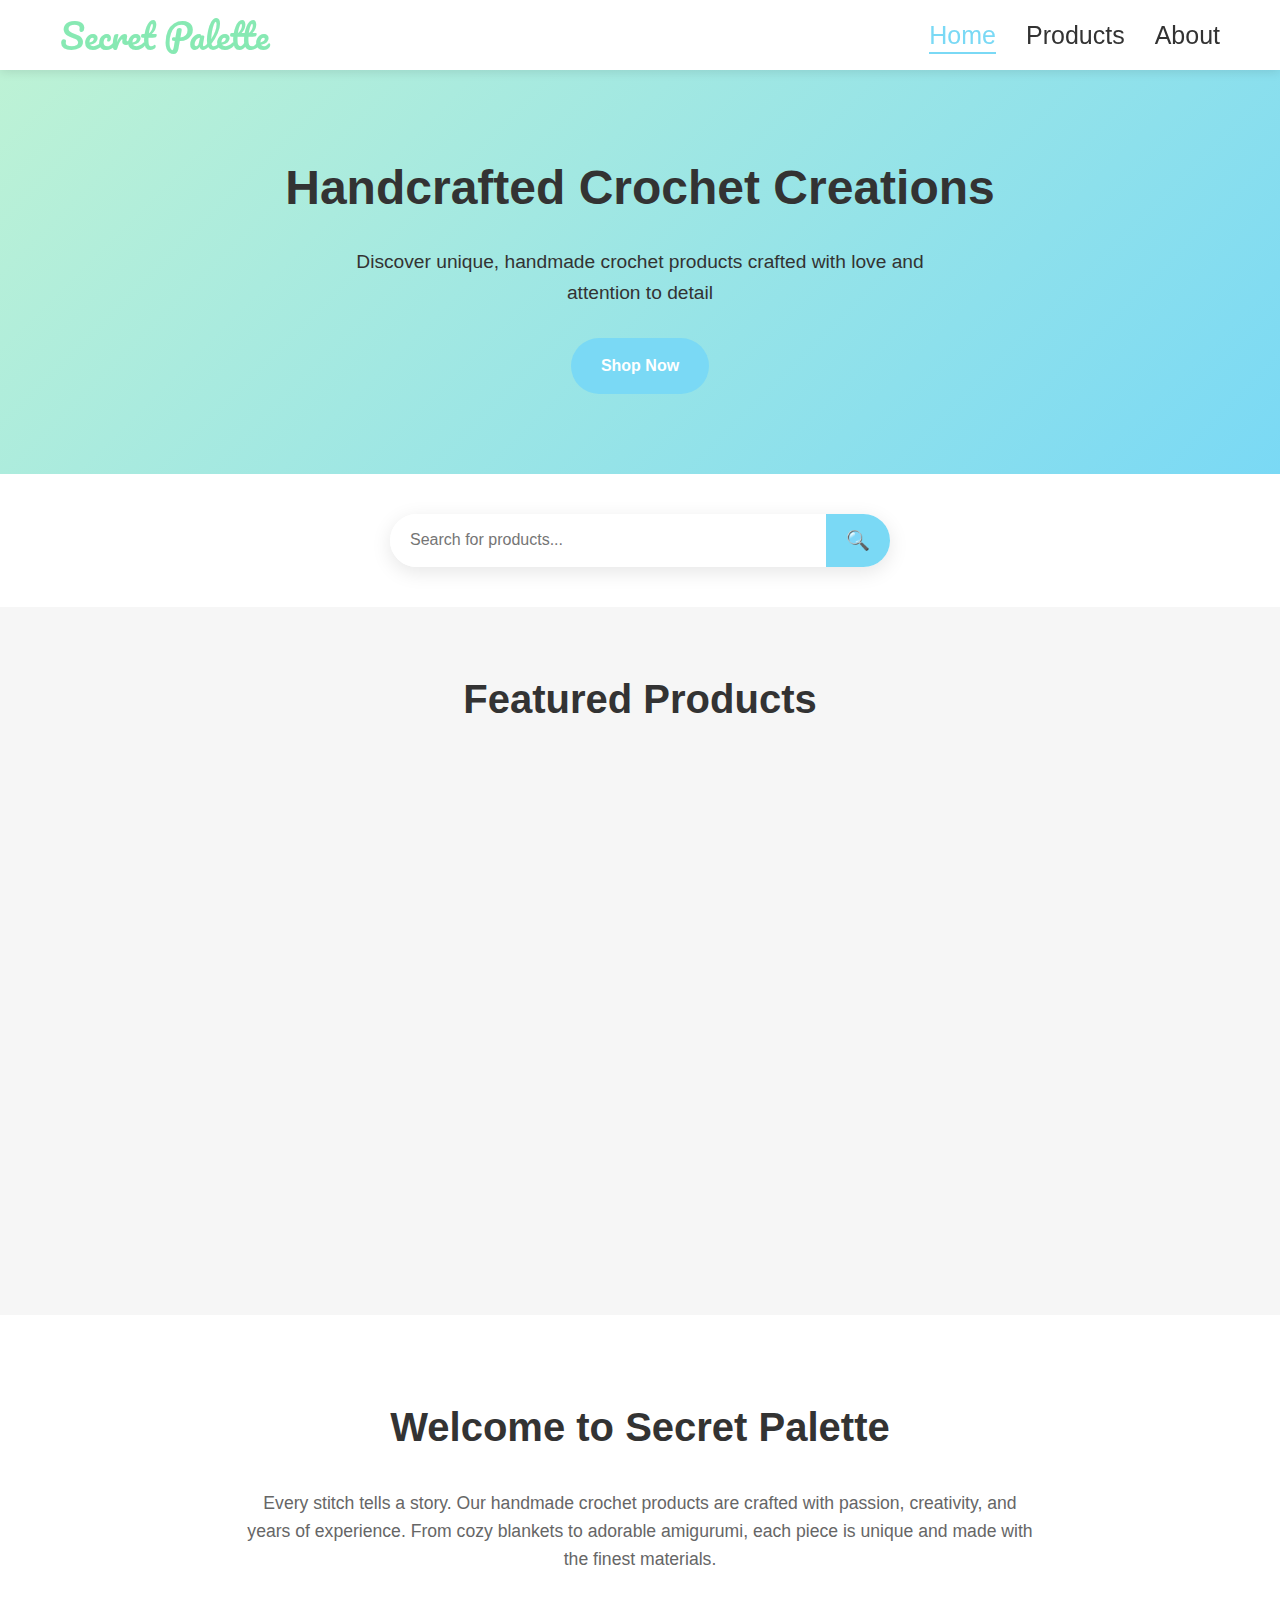
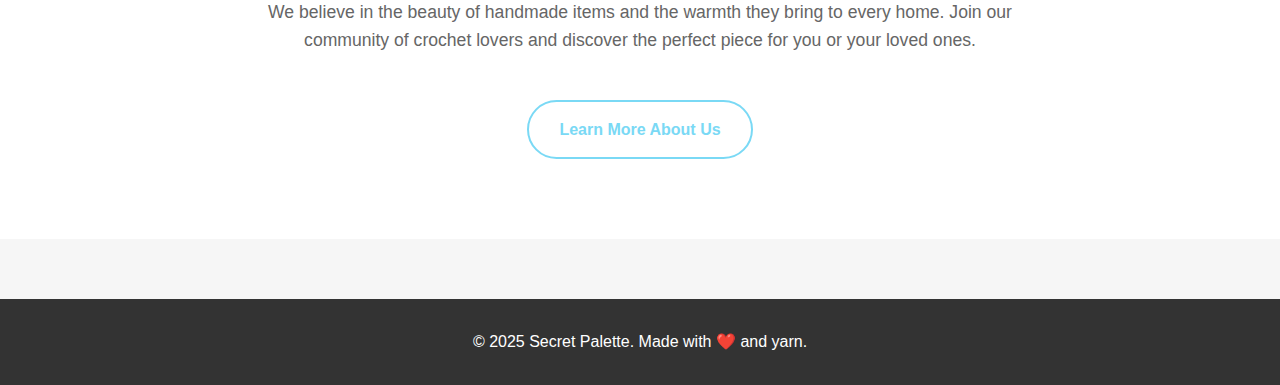
<file: index.html>
<!DOCTYPE html>
<html lang="en">
<head>
    <meta charset="UTF-8">
    <meta name="viewport" content="width=device-width, initial-scale=1.0">
    <title>Secret Palette - Handmade with Love</title>
    <link rel="stylesheet" href="style.css">
</head>
<body>
    <!-- Navigation Bar -->
    <nav class="navbar">
        <div class="nav-container">
            <div class="nav-logo">
                <h2>Secret Palette</h2>
            </div>
            <ul class="nav-menu">
                <li class="nav-item">
                    <a href="index.html" class="nav-link active">Home</a>
                </li>
                <li class="nav-item">
                    <a href="products.html" class="nav-link">Products</a>
                </li>
                <li class="nav-item">
                    <a href="about.html" class="nav-link">About</a>
                </li>
            </ul>
            <div class="hamburger">
                <span class="bar"></span>
                <span class="bar"></span>
                <span class="bar"></span>
            </div>
        </div>
    </nav>

    <main>
        <!-- Hero Section -->
        <section class="hero">
            <div class="container">
                <div class="hero-content">
                    <h1>Handcrafted Crochet Creations</h1>
                    <p>Discover unique, handmade crochet products crafted with love and attention to detail</p>
                    <a href="products.html" class="cta-button">Shop Now</a>
                </div>
            </div>
        </section>

        <!-- Search Section -->
        <section class="search-section">
            <div class="container">
                <div class="search-container">
                    <input type="text" id="searchInput" placeholder="Search for products..." class="search-input">
                    <button class="search-button">🔍</button>
                </div>
            </div>
        </section>

        <!-- Featured Products -->
        <section class="featured-products">
            <div class="container">
                <h2>Featured Products</h2>
                <div class="products-grid" id="featuredGrid">
                    <div class="product-card" data-name="Crochet Bloom Gift Wrap">
                        <div class="product-image">
                            <div class="placeholder-image">
                                  <img src="product img/prod1/img1.jpg"
         alt="Crochet Bloom Gift Wrap"
         style="width: 100%; height: 100%; object-fit: cover; transform: scale(0.9); border-radius: inherit;">
    </div>
                        </div>
                        <div class="product-info">
                            <h3 class="product-name">Crochet Bloom Gift Wrap</h3>
                            <p class="product-price">₹455.00</p>
                            <button class="buy-button" onclick="buyProduct('Crochet Bloom Gift Wrap')">Buy Now</button>
                        </div>
                    </div>

                    <div class="product-card" data-name="Cute Amigurumi Bear">
                        <div class="product-image">
                            <div class="placeholder-image">🐻</div>
                        </div>
                        <div class="product-info">
                            <h3 class="product-name">Cute Amigurumi Bear</h3>
                            <p class="product-price">$28.00</p>
                            <button class="buy-button" onclick="buyProduct('Cute Amigurumi Bear')">Buy Now</button>
                        </div>
                    </div>

                    <div class="product-card" data-name="Stylish Crochet Scarf">
                        <div class="product-image">
                            <div class="placeholder-image">🧣</div>
                        </div>
                        <div class="product-info">
                            <h3 class="product-name">Stylish Crochet Scarf</h3>
                            <p class="product-price">$32.00</p>
                            <button class="buy-button" onclick="buyProduct('Stylish Crochet Scarf')">Buy Now</button>
                        </div>
                    </div>
                </div>
            </div>
        </section>

        <!-- Brand Introduction -->
        <section class="brand-intro">
            <div class="container">
                <div class="intro-content">
                    <h2>Welcome to Secret Palette</h2>
                    <p>Every stitch tells a story. Our handmade crochet products are crafted with passion, creativity, and years of experience. From cozy blankets to adorable amigurumi, each piece is unique and made with the finest materials.</p>
                    <p>We believe in the beauty of handmade items and the warmth they bring to every home. Join our community of crochet lovers and discover the perfect piece for you or your loved ones.</p>
                    <a href="about.html" class="learn-more-button">Learn More About Us</a>
                </div>
            </div>
        </section>
    </main>

    <!-- Footer -->
    <footer class="footer">
        <div class="container">
            <p>&copy; 2025 Secret Palette. Made with ❤️ and yarn.</p>
        </div>
    </footer>

    <script src="script.js"></script>
</body>
</html>
</file>
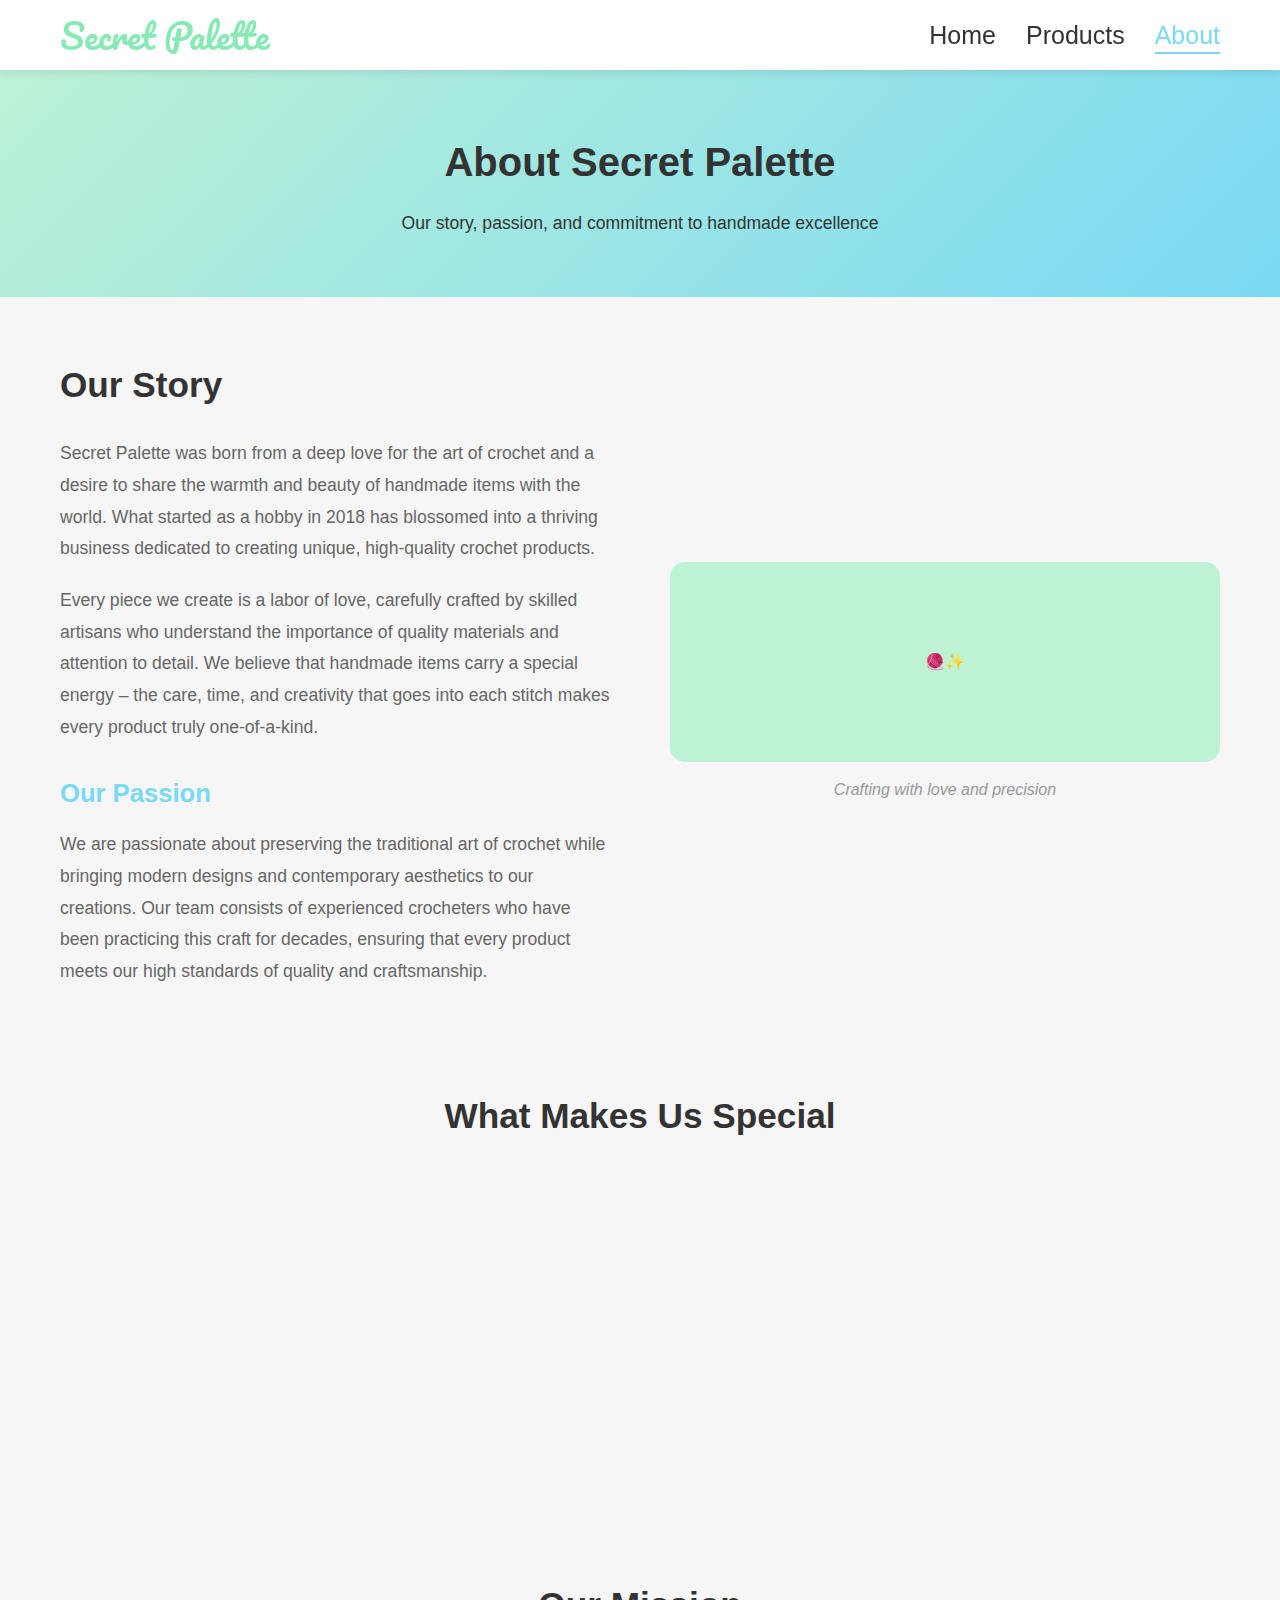
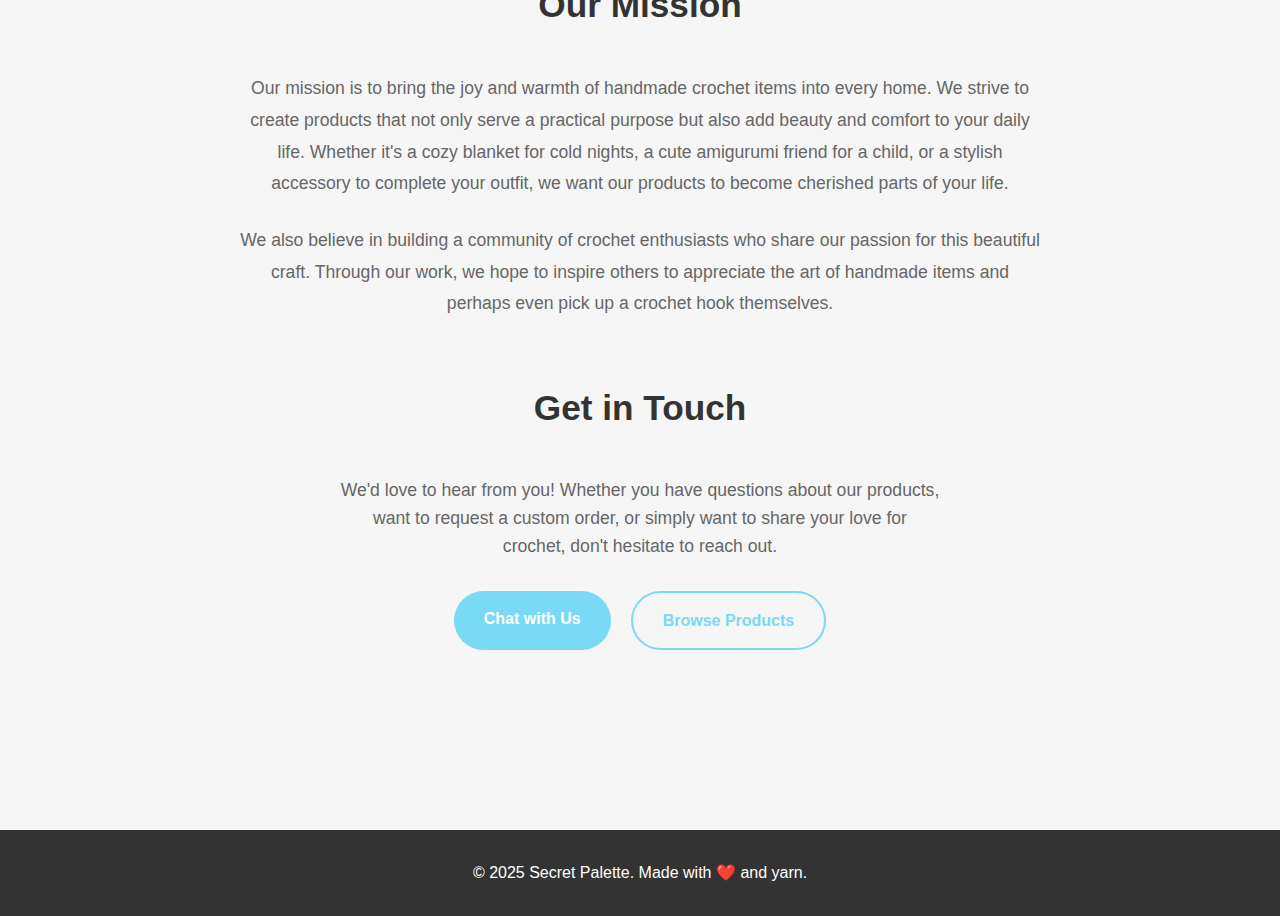
<file: about.html>
<!DOCTYPE html>
<html lang="en">
<head>
    <meta charset="UTF-8">
    <meta name="viewport" content="width=device-width, initial-scale=1.0">
    <title>About Us - Secret Palette</title>
    <link rel="stylesheet" href="style.css">
</head>
<body>
    <!-- Navigation Bar -->
    <nav class="navbar">
        <div class="nav-container">
            <div class="nav-logo">
                <h2>Secret Palette</h2>
            </div>
            <ul class="nav-menu">
                <li class="nav-item">
                    <a href="index.html" class="nav-link">Home</a>
                </li>
                <li class="nav-item">
                    <a href="products.html" class="nav-link">Products</a>
                </li>
                <li class="nav-item">
                    <a href="about.html" class="nav-link active">About</a>
                </li>
            </ul>
            <div class="hamburger">
                <span class="bar"></span>
                <span class="bar"></span>
                <span class="bar"></span>
            </div>
        </div>
    </nav>

    <main>
        <!-- Page Header -->
        <section class="page-header">
            <div class="container">
                <h1>About Secret Palette</h1>
                <p>Our story, passion, and commitment to handmade excellence</p>
            </div>
        </section>

        <!-- About Content -->
        <section class="about-content">
            <div class="container">
                <div class="about-grid">
                    <div class="about-text">
                        <h2>Our Story</h2>
                        <p>Secret Palette was born from a deep love for the art of crochet and a desire to share the warmth and beauty of handmade items with the world. What started as a hobby in 2018 has blossomed into a thriving business dedicated to creating unique, high-quality crochet products.</p>
                        
                        <p>Every piece we create is a labor of love, carefully crafted by skilled artisans who understand the importance of quality materials and attention to detail. We believe that handmade items carry a special energy – the care, time, and creativity that goes into each stitch makes every product truly one-of-a-kind.</p>

                        <h3>Our Passion</h3>
                        <p>We are passionate about preserving the traditional art of crochet while bringing modern designs and contemporary aesthetics to our creations. Our team consists of experienced crocheters who have been practicing this craft for decades, ensuring that every product meets our high standards of quality and craftsmanship.</p>
                    </div>
                    
                    <div class="about-image">
                        <div class="placeholder-image large">🧶✨</div>
                        <p class="image-caption">Crafting with love and precision</p>
                    </div>
                </div>

                <div class="values-section">
                    <h2>What Makes Us Special</h2>
                    <div class="values-grid">
                        <div class="value-card">
                            <div class="value-icon">🎨</div>
                            <h3>Unique Designs</h3>
                            <p>Each product is designed with creativity and originality, ensuring you won't find anything quite like it elsewhere.</p>
                        </div>
                        
                        <div class="value-card">
                            <div class="value-icon">🌟</div>
                            <h3>Premium Quality</h3>
                            <p>We use only the finest yarns and materials, ensuring durability and comfort in every piece we create.</p>
                        </div>
                        
                        <div class="value-card">
                            <div class="value-icon">❤️</div>
                            <h3>Made with Love</h3>
                            <p>Every stitch is made with care and attention, bringing warmth and joy to your home and family.</p>
                        </div>
                        
                        <div class="value-card">
                            <div class="value-icon">🌱</div>
                            <h3>Sustainable Choice</h3>
                            <p>By choosing handmade, you're supporting sustainable practices and reducing environmental impact.</p>
                        </div>
                    </div>
                </div>

                <div class="mission-section">
                    <h2>Our Mission</h2>
                    <p>Our mission is to bring the joy and warmth of handmade crochet items into every home. We strive to create products that not only serve a practical purpose but also add beauty and comfort to your daily life. Whether it's a cozy blanket for cold nights, a cute amigurumi friend for a child, or a stylish accessory to complete your outfit, we want our products to become cherished parts of your life.</p>
                    
                    <p>We also believe in building a community of crochet enthusiasts who share our passion for this beautiful craft. Through our work, we hope to inspire others to appreciate the art of handmade items and perhaps even pick up a crochet hook themselves.</p>
                </div>

                <div class="contact-section">
                    <h2>Get in Touch</h2>
                    <p>We'd love to hear from you! Whether you have questions about our products, want to request a custom order, or simply want to share your love for crochet, don't hesitate to reach out.</p>
                    <div class="contact-buttons">
                        <a href="https://wa.me/9867374183?text=Hello%20Secret Palette!" class="cta-button">Chat with Us</a>
                        <a href="products.html" class="learn-more-button">Browse Products</a>
                    </div>
                </div>
            </div>
        </section>
    </main>

    <!-- Footer -->
    <footer class="footer">
        <div class="container">
            <p>&copy; 2025 Secret Palette. Made with ❤️ and yarn.</p>
        </div>
    </footer>

    <script src="script.js"></script>
</body>
</html>
</file>
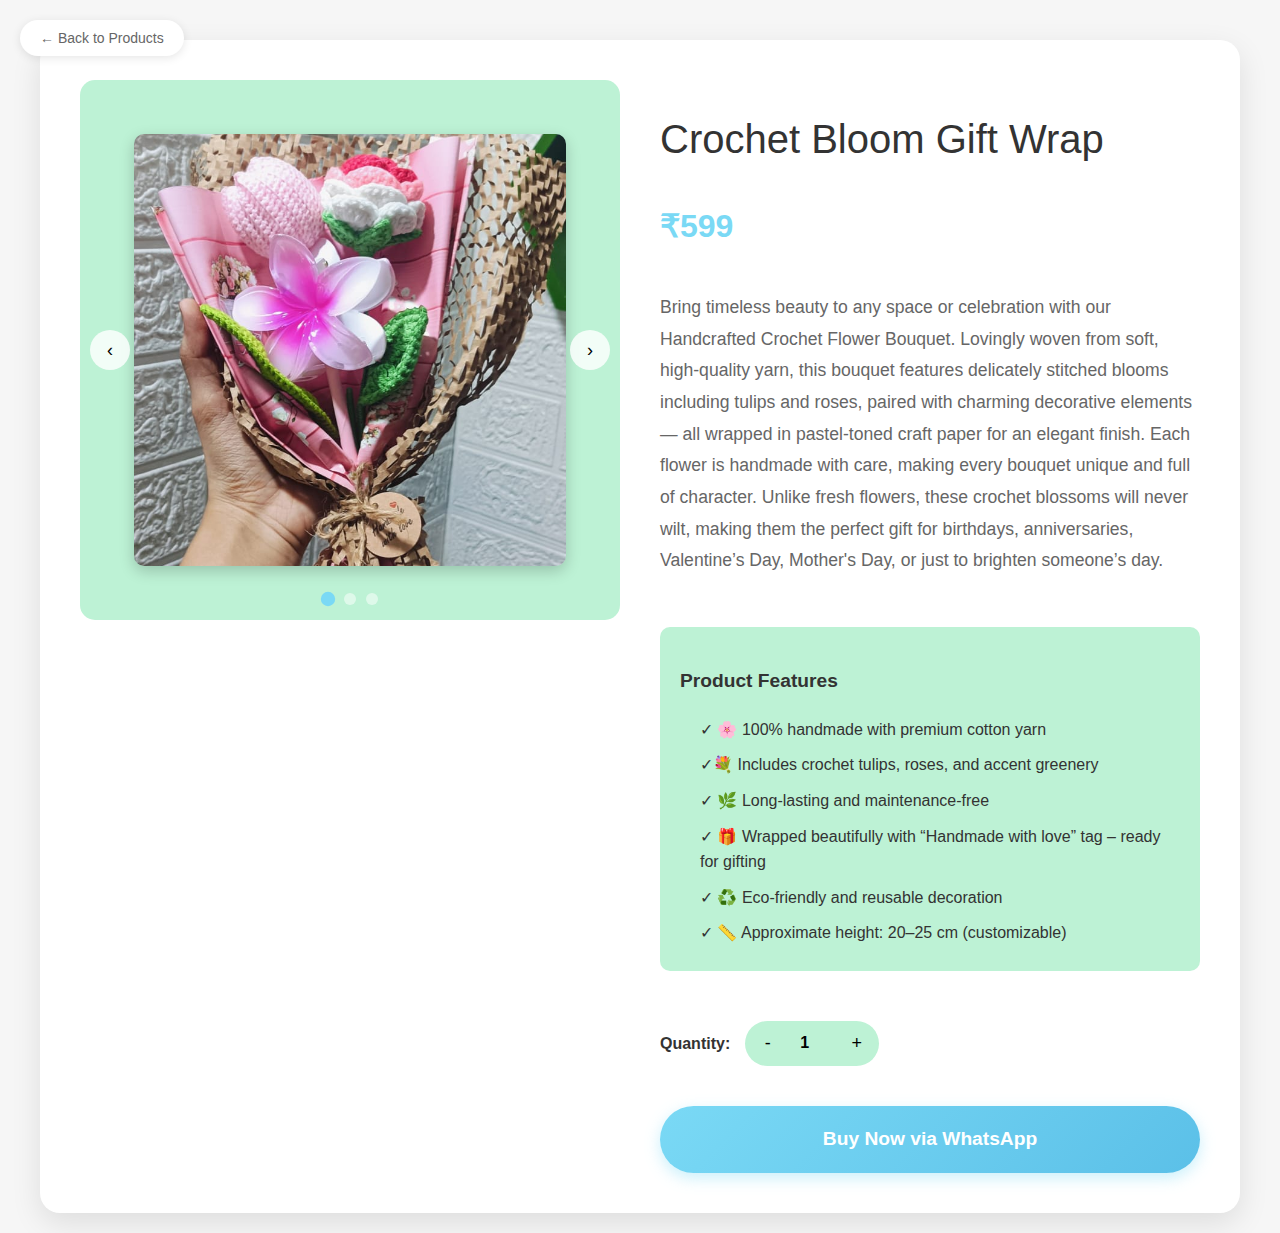
<file: product1.html>
<!DOCTYPE html>
<html lang="en">
<head>
    <meta charset="UTF-8">
    <meta name="viewport" content="width=device-width, initial-scale=1.0">
    <title>Handcrafted Ceramic Mug - Product Details</title>

</head>
<body style="margin: 0; padding: 0; box-sizing: border-box; font-family: 'Segoe UI', Tahoma, Geneva, Verdana, sans-serif; background-color: #F6F6F6; color: #333; line-height: 1.6;">
    <button style="position: absolute; top: 20px; left: 20px; background: white; border: none; padding: 10px 20px; border-radius: 25px; cursor: pointer; font-size: 14px; color: #666; box-shadow: 0 2px 10px rgba(0, 0, 0, 0.1); transition: all 0.3s ease;" onclick="window.history.back()" onmouseover="this.style.background='#BDF2D5'; this.style.color='#333'" onmouseout="this.style.background='white'; this.style.color='#666'">← Back to Products</button>

    <div style="max-width: 1200px; margin: 0 auto; padding: 20px;">
        <div style="display: grid; grid-template-columns: 1fr 1fr; gap: 40px; background: white; border-radius: 20px; padding: 40px; box-shadow: 0 10px 30px rgba(0, 0, 0, 0.1); margin-top: 20px;" id="productContainer">
            <!-- Image Slider -->
            <div style="position: relative; overflow: hidden; border-radius: 15px; background: #BDF2D5; aspect-ratio: 1;">
                <div style="display: flex; transition: transform 0.5s ease; height: 100%;" id="sliderContainer">
                    <div class="slide" style="min-width: 100%; height: 100%; display: flex; align-items: center; justify-content: center;">
                        <img src="product img/prod1/img1.jpg" alt="Handcrafted Ceramic Mug - View 1" style="width: 80%; height: 80%; object-fit: cover; border-radius: 10px; box-shadow: 0 5px 15px rgba(0, 0, 0, 0.2);">
                    </div>
                    <div class="slide" style="min-width: 100%; height: 100%; display: flex; align-items: center; justify-content: center;">
                        <img src="product img\prod1\img2.jpg" alt="Handcrafted Ceramic Mug - View 2" style="width: 80%; height: 80%; object-fit: cover; border-radius: 10px; box-shadow: 0 5px 15px rgba(0, 0, 0, 0.2);">
                    </div>
                    <div class="slide" style="min-width: 100%; height: 100%; display: flex; align-items: center; justify-content: center;">
                        <img src="product img\prod1\img3.jpg" alt="Handcrafted Ceramic Mug - View 3" style="width: 80%; height: 80%; object-fit: cover; border-radius: 10px; box-shadow: 0 5px 15px rgba(0, 0, 0, 0.2);">
                    </div>
                    <!-- <div class="slide" style="min-width: 100%; height: 100%; display: flex; align-items: center; justify-content: center; " >
                        <img src="https://images.unsplash.com/photo-1571019613454-1cb2f99b2d8b?w=400&h=400&fit=crop" alt="Handcrafted Ceramic Mug - View 4" style="width: 80%; height: 80%; object-fit: cover; border-radius: 10px; box-shadow: 0 5px 15px rgba(0, 0, 0, 0.2);">
                    </div> -->
                </div>
                
                <button style="position: absolute; top: 50%; left: 10px; transform: translateY(-50%); background: rgba(255, 255, 255, 0.8); border: none; width: 40px; height: 40px; border-radius: 50%; cursor: pointer; display: flex; align-items: center; justify-content: center; font-size: 18px; transition: all 0.3s ease;" onclick="previousSlide()" onmouseover="this.style.background='#7AD9F5'; this.style.color='white'" onmouseout="this.style.background='rgba(255, 255, 255, 0.8)'; this.style.color='black'">‹</button>
                <button style="position: absolute; top: 50%; right: 10px; transform: translateY(-50%); background: rgba(255, 255, 255, 0.8); border: none; width: 40px; height: 40px; border-radius: 50%; cursor: pointer; display: flex; align-items: center; justify-content: center; font-size: 18px; transition: all 0.3s ease;" onclick="nextSlide()" onmouseover="this.style.background='#7AD9F5'; this.style.color='white'" onmouseout="this.style.background='rgba(255, 255, 255, 0.8)'; this.style.color='black'">›</button>
                
                <div style="position: absolute; bottom: 15px; left: 50%; transform: translateX(-50%); display: flex; gap: 10px;">
                    <span style="width: 12px; height: 12px; border-radius: 50%; background: #7AD9F5; cursor: pointer; transition: all 0.3s ease; transform: scale(1.2);" onclick="currentSlide(1)" id="dot1"></span>
                    <span style="width: 12px; height: 12px; border-radius: 50%; background: rgba(255, 255, 255, 0.5); cursor: pointer; transition: all 0.3s ease;" onclick="currentSlide(2)" id="dot2"></span>
                    <span style="width: 12px; height: 12px; border-radius: 50%; background: rgba(255, 255, 255, 0.5); cursor: pointer; transition: all 0.3s ease;" onclick="currentSlide(3)" id="dot3"></span>
                    <!-- <span style="width: 12px; height: 12px; border-radius: 50%; background: rgba(255, 255, 255, 0.5); cursor: pointer; transition: all 0.3s ease;" onclick="currentSlide(4)" id="dot4"></span> -->
                </div>
            </div>

            <!-- Product Details -->
            <div style="display: flex; flex-direction: column; gap: 20px;">
                <h1 style="font-size: 2.5rem; color: #333; margin-bottom: 10px; font-weight: 300;">Crochet Bloom Gift Wrap</h1>
                <div style="font-size: 2rem; color: #7AD9F5; font-weight: bold; margin-bottom: 20px;">₹599</div>
                
                <div style="color: #666; font-size: 1.1rem; line-height: 1.8; margin-bottom: 30px;">
                   Bring timeless beauty to any space or celebration with our Handcrafted Crochet Flower Bouquet. Lovingly woven from soft, high-quality yarn, this bouquet features delicately stitched blooms including tulips and roses, paired with charming decorative elements — all wrapped in pastel-toned craft paper for an elegant finish.
                   Each flower is handmade with care, making every bouquet unique and full of character. Unlike fresh flowers, these crochet blossoms will never wilt, making them the perfect gift for birthdays, anniversaries, Valentine’s Day, Mother's Day, or just to brighten someone’s day.
                </div>

                <div style="background: #BDF2D5; padding: 20px; border-radius: 10px; margin-bottom: 30px;">
                    <h3 style="color: #333; margin-bottom: 15px; font-size: 1.2rem;">Product Features</h3>
                    <ul style="list-style: none; margin: 0; padding: 0;">
                        <li style="padding: 5px 0; position: relative; padding-left: 20px;">✓ 🌸 100% handmade with premium cotton yarn</li>
                        <li style="padding: 5px 0; position: relative; padding-left: 20px;">✓💐 Includes crochet tulips, roses, and accent greenery</li>
                        <li style="padding: 5px 0; position: relative; padding-left: 20px;">✓ 🌿 Long-lasting and maintenance-free</li>
                        <li style="padding: 5px 0; position: relative; padding-left: 20px;">✓ 🎁 Wrapped beautifully with “Handmade with love” tag – ready     for gifting</li>
                        <li style="padding: 5px 0; position: relative; padding-left: 20px;">✓ ♻️ Eco-friendly and reusable decoration</li>
                        <li style="padding: 5px 0; position: relative; padding-left: 20px;">✓ 📏 Approximate height: 20–25 cm (customizable)</li>
                    </ul>
                </div>

                <div style="display: flex; align-items: center; gap: 15px; margin-bottom: 20px;">
                    <span style="font-weight: 600; color: #333;">Quantity:</span>
                    <div style="display: flex; align-items: center; background: #BDF2D5; border-radius: 25px; padding: 5px;">
                        <button style="background: none; border: none; width: 35px; height: 35px; border-radius: 50%; cursor: pointer; font-size: 18px; display: flex; align-items: center; justify-content: center; transition: all 0.3s ease;" onclick="decreaseQuantity()" onmouseover="this.style.background='#7AD9F5'; this.style.color='white'" onmouseout="this.style.background='none'; this.style.color='black'">-</button>
                        <input type="number" style="border: none; background: none; width: 50px; text-align: center; font-size: 16px; font-weight: 600;" value="1" min="1" max="10" id="quantityInput">
                        <button style="background: none; border: none; width: 35px; height: 35px; border-radius: 50%; cursor: pointer; font-size: 18px; display: flex; align-items: center; justify-content: center; transition: all 0.3s ease;" onclick="increaseQuantity()" onmouseover="this.style.background='#7AD9F5'; this.style.color='white'" onmouseout="this.style.background='none'; this.style.color='black'">+</button>
                    </div>
                </div>

                <a href="#" style="background: linear-gradient(135deg, #7AD9F5, #5BC0E8); color: white; border: none; padding: 18px 40px; font-size: 1.2rem; border-radius: 50px; cursor: pointer; transition: all 0.3s ease; text-decoration: none; display: inline-block; text-align: center; font-weight: 600; box-shadow: 0 5px 15px rgba(122, 217, 245, 0.4);" onclick="buyNow()" onmouseover="this.style.transform='translateY(-2px)'; this.style.boxShadow='0 8px 25px rgba(122, 217, 245, 0.6)'" onmouseout="this.style.transform='translateY(0)'; this.style.boxShadow='0 5px 15px rgba(122, 217, 245, 0.4)'">
                    Buy Now via WhatsApp
                </a>
            </div>
        </div>
    </div>

    <script>
        let currentSlideIndex = 0;
        const slides = document.querySelectorAll('.slide');
        const totalSlides = slides.length;

        function showSlide(index) {
            const container = document.getElementById('sliderContainer');
            const dots = [
                document.getElementById('dot1'),
                document.getElementById('dot2'),
                document.getElementById('dot3'),
                document.getElementById('dot4')
            ];
            
            container.style.transform = `translateX(-${index * 100}%)`;
            
            dots.forEach((dot, i) => {
                if (i === index) {
                    dot.style.background = '#7AD9F5';
                    dot.style.transform = 'scale(1.2)';
                } else {
                    dot.style.background = 'rgba(255, 255, 255, 0.5)';
                    dot.style.transform = 'scale(1)';
                }
            });
        }

        // Responsive design for mobile
        function updateLayout() {
            const container = document.getElementById('productContainer');
            if (window.innerWidth <= 768) {
                container.style.gridTemplateColumns = '1fr';
                container.style.gap = '20px';
                container.style.padding = '20px';
            } else {
                container.style.gridTemplateColumns = '1fr 1fr';
                container.style.gap = '40px';
                container.style.padding = '40px';
            }
        }

        window.addEventListener('resize', updateLayout);
        window.addEventListener('load', updateLayout);

        function nextSlide() {
            currentSlideIndex = (currentSlideIndex + 1) % totalSlides;
            showSlide(currentSlideIndex);
        }

        function previousSlide() {
            currentSlideIndex = (currentSlideIndex - 1 + totalSlides) % totalSlides;
            showSlide(currentSlideIndex);
        }

        function currentSlide(index) {
            currentSlideIndex = index - 1;
            showSlide(currentSlideIndex);
        }

        // Auto-play slider
        // setInterval(nextSlide, 4000);

        // Quantity controls
        function increaseQuantity() {
            const input = document.getElementById('quantityInput');
            const currentValue = parseInt(input.value);
            if (currentValue < 10) {
                input.value = currentValue + 1;
            }
        }

        function decreaseQuantity() {
            const input = document.getElementById('quantityInput');
            const currentValue = parseInt(input.value);
            if (currentValue > 1) {
                input.value = currentValue - 1;
            }
        }

        // Buy Now function
        function buyNow() {
            const quantity = document.getElementById('quantityInput').value;
            const productName = "Handcrafted Ceramic Mug";
            const price = 599;
            const total = price * quantity;
            
          const pageURL = window.location.href;
const message = `Hi! I'm interested in buying:

Product: ${productName}
Quantity: ${quantity}
Price per item: ₹${price}
Total: ₹${total}

I found this product on: ${pageURL}

Please let me know the next steps for ordering.`;
            
            const whatsappURL = `https://wa.me/9867374183?text=${encodeURIComponent(message)}`;
            window.open(whatsappURL, '_blank');
        }
    </script>
</body>
</html>
</file>
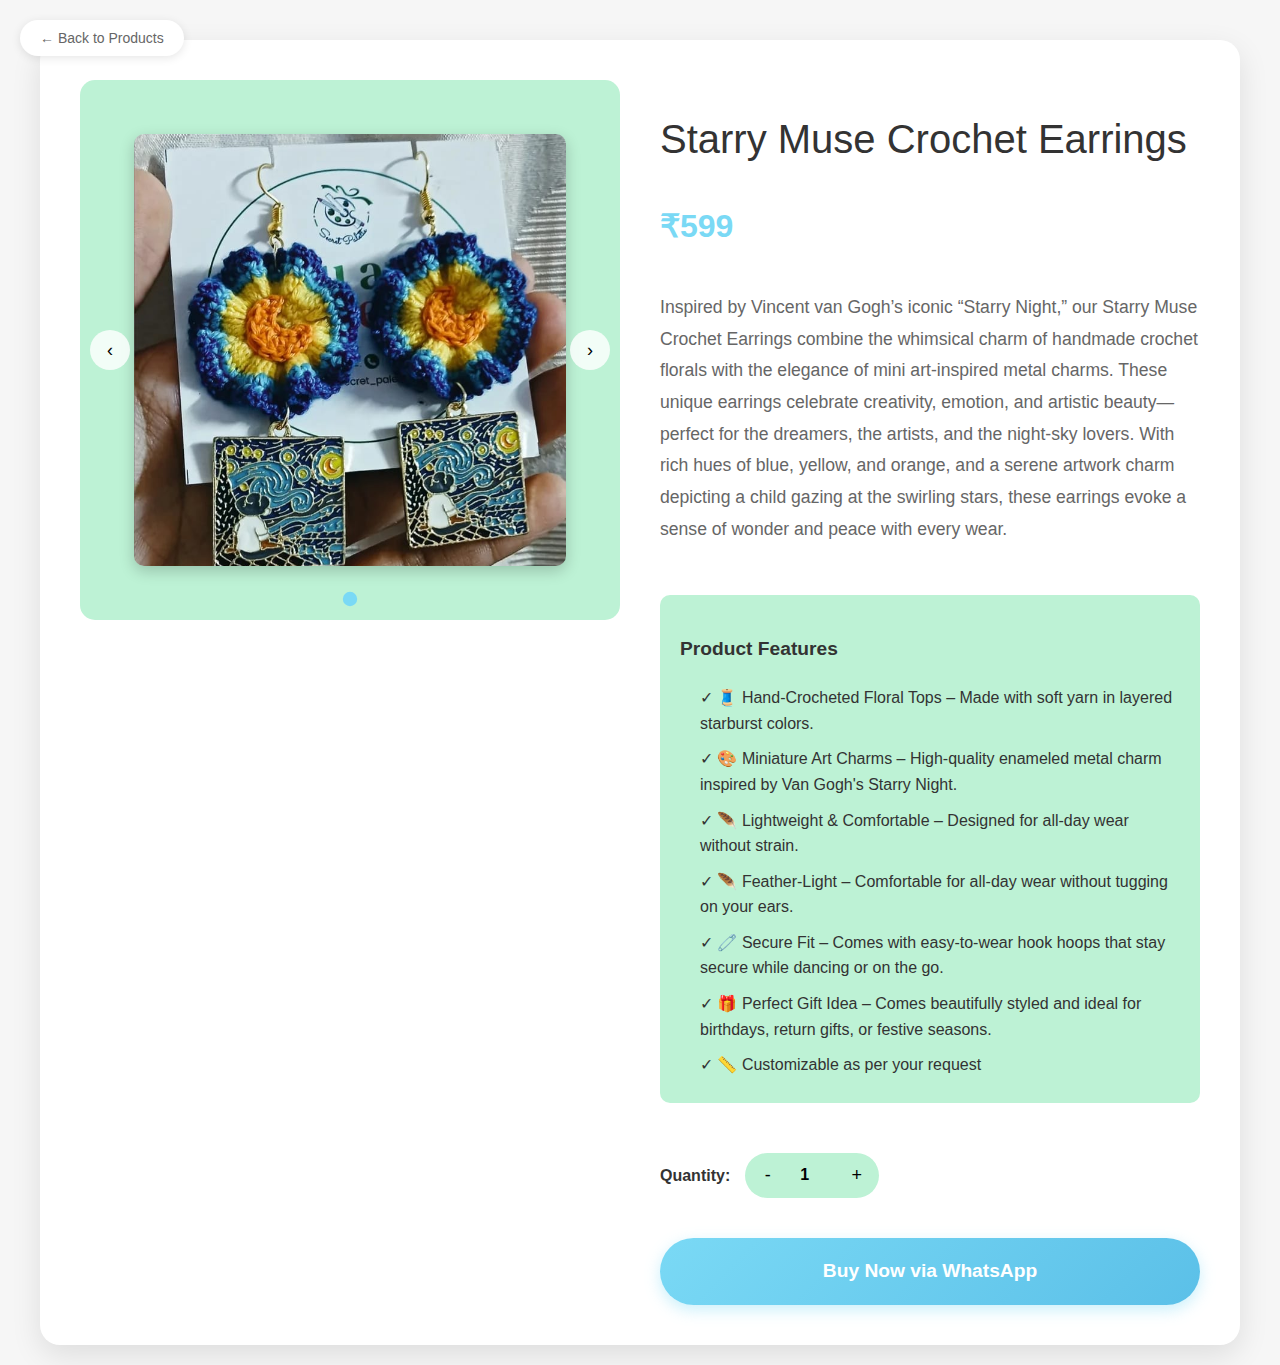
<file: product10.html>
<!DOCTYPE html>
<html lang="en">
<head>
    <meta charset="UTF-8">
    <meta name="viewport" content="width=device-width, initial-scale=1.0">
    <title>Starry Muse Crochet Earrings- Product Details</title>

</head>
<body style="margin: 0; padding: 0; box-sizing: border-box; font-family: 'Segoe UI', Tahoma, Geneva, Verdana, sans-serif; background-color: #F6F6F6; color: #333; line-height: 1.6;">
    <button style="position: absolute; top: 20px; left: 20px; background: white; border: none; padding: 10px 20px; border-radius: 25px; cursor: pointer; font-size: 14px; color: #666; box-shadow: 0 2px 10px rgba(0, 0, 0, 0.1); transition: all 0.3s ease;" onclick="window.history.back()" onmouseover="this.style.background='#BDF2D5'; this.style.color='#333'" onmouseout="this.style.background='white'; this.style.color='#666'">← Back to Products</button>

    <div style="max-width: 1200px; margin: 0 auto; padding: 20px;">
        <div style="display: grid; grid-template-columns: 1fr 1fr; gap: 40px; background: white; border-radius: 20px; padding: 40px; box-shadow: 0 10px 30px rgba(0, 0, 0, 0.1); margin-top: 20px;" id="productContainer">
            <!-- Image Slider -->
            <div style="position: relative; overflow: hidden; border-radius: 15px; background: #BDF2D5; aspect-ratio: 1;">
                <div style="display: flex; transition: transform 0.5s ease; height: 100%;" id="sliderContainer">
                    <div class="slide" style="min-width: 100%; height: 100%; display: flex; align-items: center; justify-content: center;">
                        <img src="product img/prod10/prod10img1.jpg" alt="Handcrafted Ceramic Mug - View 1" style="width: 80%; height: 80%; object-fit: cover; border-radius: 10px; box-shadow: 0 5px 15px rgba(0, 0, 0, 0.2);">
                    </div>
                    <!-- <div class="slide" style="min-width: 100%; height: 100%; display: flex; align-items: center; justify-content: center;">
                        <img src="product img/prod9/prod9img1.jpg" alt="Handcrafted Ceramic Mug - View 2" style="width: 80%; height: 80%; object-fit: cover; border-radius: 10px; box-shadow: 0 5px 15px rgba(0, 0, 0, 0.2);">
                    </div> -->
                    <!-- <div class="slide" style="min-width: 100%; height: 100%; display: flex; align-items: center; justify-content: center;">
                        <img src="product img/prod5/prod5img3jpg.jpg" alt="Handcrafted Ceramic Mug - View 3" style="width: 80%; height: 80%; object-fit: cover; border-radius: 10px; box-shadow: 0 5px 15px rgba(0, 0, 0, 0.2);">
                    </div> -->
                    <!-- <div class="slide" style="min-width: 100%; height: 100%; display: flex; align-items: center; justify-content: center; " >
                        <img src="https://images.unsplash.com/photo-1571019613454-1cb2f99b2d8b?w=400&h=400&fit=crop" alt="Handcrafted Ceramic Mug - View 4" style="width: 80%; height: 80%; object-fit: cover; border-radius: 10px; box-shadow: 0 5px 15px rgba(0, 0, 0, 0.2);">
                    </div> -->
                </div>
                
                <button style="position: absolute; top: 50%; left: 10px; transform: translateY(-50%); background: rgba(255, 255, 255, 0.8); border: none; width: 40px; height: 40px; border-radius: 50%; cursor: pointer; display: flex; align-items: center; justify-content: center; font-size: 18px; transition: all 0.3s ease;" onclick="previousSlide()" onmouseover="this.style.background='#7AD9F5'; this.style.color='white'" onmouseout="this.style.background='rgba(255, 255, 255, 0.8)'; this.style.color='black'">‹</button>
                <button style="position: absolute; top: 50%; right: 10px; transform: translateY(-50%); background: rgba(255, 255, 255, 0.8); border: none; width: 40px; height: 40px; border-radius: 50%; cursor: pointer; display: flex; align-items: center; justify-content: center; font-size: 18px; transition: all 0.3s ease;" onclick="nextSlide()" onmouseover="this.style.background='#7AD9F5'; this.style.color='white'" onmouseout="this.style.background='rgba(255, 255, 255, 0.8)'; this.style.color='black'">›</button>
                
                <div style="position: absolute; bottom: 15px; left: 50%; transform: translateX(-50%); display: flex; gap: 10px;">
                    <span style="width: 12px; height: 12px; border-radius: 50%; background: #7AD9F5; cursor: pointer; transition: all 0.3s ease; transform: scale(1.2);" onclick="currentSlide(1)" id="dot1"></span>
                    <!-- <span style="width: 12px; height: 12px; border-radius: 50%; background: rgba(255, 255, 255, 0.5); cursor: pointer; transition: all 0.3s ease;" onclick="currentSlide(2)" id="dot2"></span> -->
                    <!-- <span style="width: 12px; height: 12px; border-radius: 50%; background: rgba(255, 255, 255, 0.5); cursor: pointer; transition: all 0.3s ease;" onclick="currentSlide(3)" id="dot3"></span> -->
                    <!-- <span style="width: 12px; height: 12px; border-radius: 50%; background: rgba(255, 255, 255, 0.5); cursor: pointer; transition: all 0.3s ease;" onclick="currentSlide(4)" id="dot4"></span> -->
                </div>
            </div>

            <!-- Product Details -->
            <div style="display: flex; flex-direction: column; gap: 20px;">
                <h1 style="font-size: 2.5rem; color: #333; margin-bottom: 10px; font-weight: 300;">Starry Muse Crochet Earrings

</h1>
                <div style="font-size: 2rem; color: #7AD9F5; font-weight: bold; margin-bottom: 20px;">₹599</div>
                
                <div style="color: #666; font-size: 1.1rem; line-height: 1.8; margin-bottom: 30px;">
                Inspired by Vincent van Gogh’s iconic “Starry Night,” our Starry Muse Crochet Earrings combine the whimsical charm of handmade crochet florals with the elegance of mini art-inspired metal charms. These unique earrings celebrate creativity, emotion, and artistic beauty—perfect for the dreamers, the artists, and the night-sky lovers.
                With rich hues of blue, yellow, and orange, and a serene artwork charm depicting a child gazing at the swirling stars, these earrings evoke a sense of wonder and peace with every wear.</div>

                <div style="background: #BDF2D5; padding: 20px; border-radius: 10px; margin-bottom: 30px;">
                    <h3 style="color: #333; margin-bottom: 15px; font-size: 1.2rem;">Product Features</h3>
                    <ul style="list-style: none; margin: 0; padding: 0;">
                        <li style="padding: 5px 0; position: relative; padding-left: 20px;">✓ 🧵 Hand-Crocheted Floral Tops – Made with soft yarn in layered starburst colors.</li>
                        <li style="padding: 5px 0; position: relative; padding-left: 20px;">✓ 🎨 Miniature Art Charms – High-quality enameled metal charm inspired by Van Gogh's Starry Night.</li>
                        <li style="padding: 5px 0; position: relative; padding-left: 20px;">✓ 🪶 Lightweight & Comfortable – Designed for all-day wear without strain.</li>
                        <li style="padding: 5px 0; position: relative; padding-left: 20px;">✓ 🪶 Feather-Light – Comfortable for all-day wear without tugging on your ears.</li>
                        <li style="padding: 5px 0; position: relative; padding-left: 20px;">✓ 🧷 Secure Fit – Comes with easy-to-wear hook hoops that stay secure while dancing or on the go.</li>
                        <li style="padding: 5px 0; position: relative; padding-left: 20px;">✓ 🎁 Perfect Gift Idea – Comes beautifully styled and ideal for birthdays, return gifts, or festive seasons.</li>
                        <li style="padding: 5px 0; position: relative; padding-left: 20px;">✓ 📏 Customizable as per your request</li>
                    </ul>
                </div>

                <div style="display: flex; align-items: center; gap: 15px; margin-bottom: 20px;">
                    <span style="font-weight: 600; color: #333;">Quantity:</span>
                    <div style="display: flex; align-items: center; background: #BDF2D5; border-radius: 25px; padding: 5px;">
                        <button style="background: none; border: none; width: 35px; height: 35px; border-radius: 50%; cursor: pointer; font-size: 18px; display: flex; align-items: center; justify-content: center; transition: all 0.3s ease;" onclick="decreaseQuantity()" onmouseover="this.style.background='#7AD9F5'; this.style.color='white'" onmouseout="this.style.background='none'; this.style.color='black'">-</button>
                        <input type="number" style="border: none; background: none; width: 50px; text-align: center; font-size: 16px; font-weight: 600;" value="1" min="1" max="10" id="quantityInput">
                        <button style="background: none; border: none; width: 35px; height: 35px; border-radius: 50%; cursor: pointer; font-size: 18px; display: flex; align-items: center; justify-content: center; transition: all 0.3s ease;" onclick="increaseQuantity()" onmouseover="this.style.background='#7AD9F5'; this.style.color='white'" onmouseout="this.style.background='none'; this.style.color='black'">+</button>
                    </div>
                </div>

                <a href="#" style="background: linear-gradient(135deg, #7AD9F5, #5BC0E8); color: white; border: none; padding: 18px 40px; font-size: 1.2rem; border-radius: 50px; cursor: pointer; transition: all 0.3s ease; text-decoration: none; display: inline-block; text-align: center; font-weight: 600; box-shadow: 0 5px 15px rgba(122, 217, 245, 0.4);" onclick="buyNow()" onmouseover="this.style.transform='translateY(-2px)'; this.style.boxShadow='0 8px 25px rgba(122, 217, 245, 0.6)'" onmouseout="this.style.transform='translateY(0)'; this.style.boxShadow='0 5px 15px rgba(122, 217, 245, 0.4)'">
                    Buy Now via WhatsApp
                </a>
            </div>
        </div>
    </div>

    <script>
        let currentSlideIndex = 0;
        const slides = document.querySelectorAll('.slide');
        const totalSlides = slides.length;

        function showSlide(index) {
            const container = document.getElementById('sliderContainer');
            const dots = [
                document.getElementById('dot1'),
                document.getElementById('dot2'),
                document.getElementById('dot3'),
                document.getElementById('dot4')
            ];
            
            container.style.transform = `translateX(-${index * 100}%)`;
            
            dots.forEach((dot, i) => {
                if (i === index) {
                    dot.style.background = '#7AD9F5';
                    dot.style.transform = 'scale(1.2)';
                } else {
                    dot.style.background = 'rgba(255, 255, 255, 0.5)';
                    dot.style.transform = 'scale(1)';
                }
            });
        }

        // Responsive design for mobile
        function updateLayout() {
            const container = document.getElementById('productContainer');
            if (window.innerWidth <= 768) {
                container.style.gridTemplateColumns = '1fr';
                container.style.gap = '20px';
                container.style.padding = '20px';
            } else {
                container.style.gridTemplateColumns = '1fr 1fr';
                container.style.gap = '40px';
                container.style.padding = '40px';
            }
        }

        window.addEventListener('resize', updateLayout);
        window.addEventListener('load', updateLayout);

        function nextSlide() {
            currentSlideIndex = (currentSlideIndex + 1) % totalSlides;
            showSlide(currentSlideIndex);
        }

        function previousSlide() {
            currentSlideIndex = (currentSlideIndex - 1 + totalSlides) % totalSlides;
            showSlide(currentSlideIndex);
        }

        function currentSlide(index) {
            currentSlideIndex = index - 1;
            showSlide(currentSlideIndex);
        }

        // Auto-play slider
        // setInterval(nextSlide, 4000);

        // Quantity controls
        function increaseQuantity() {
            const input = document.getElementById('quantityInput');
            const currentValue = parseInt(input.value);
            if (currentValue < 10) {
                input.value = currentValue + 1;
            }
        }

        function decreaseQuantity() {
            const input = document.getElementById('quantityInput');
            const currentValue = parseInt(input.value);
            if (currentValue > 1) {
                input.value = currentValue - 1;
            }
        }

        // Buy Now function
        function buyNow() {
            const quantity = document.getElementById('quantityInput').value;
            const productName = "Handcrafted Ceramic Mug";
            const price = 599;
            const total = price * quantity;
            
          const pageURL = window.location.href;
const message = `Hi! I'm interested in buying:

Product: ${productName}
Quantity: ${quantity}
Price per item: ₹${price}
Total: ₹${total}

I found this product on: ${pageURL}

Please let me know the next steps for ordering.`;
            
            const whatsappURL = `https://wa.me/9867374183?text=${encodeURIComponent(message)}`;
            window.open(whatsappURL, '_blank');
        }
    </script>
</body>
</html>
</file>
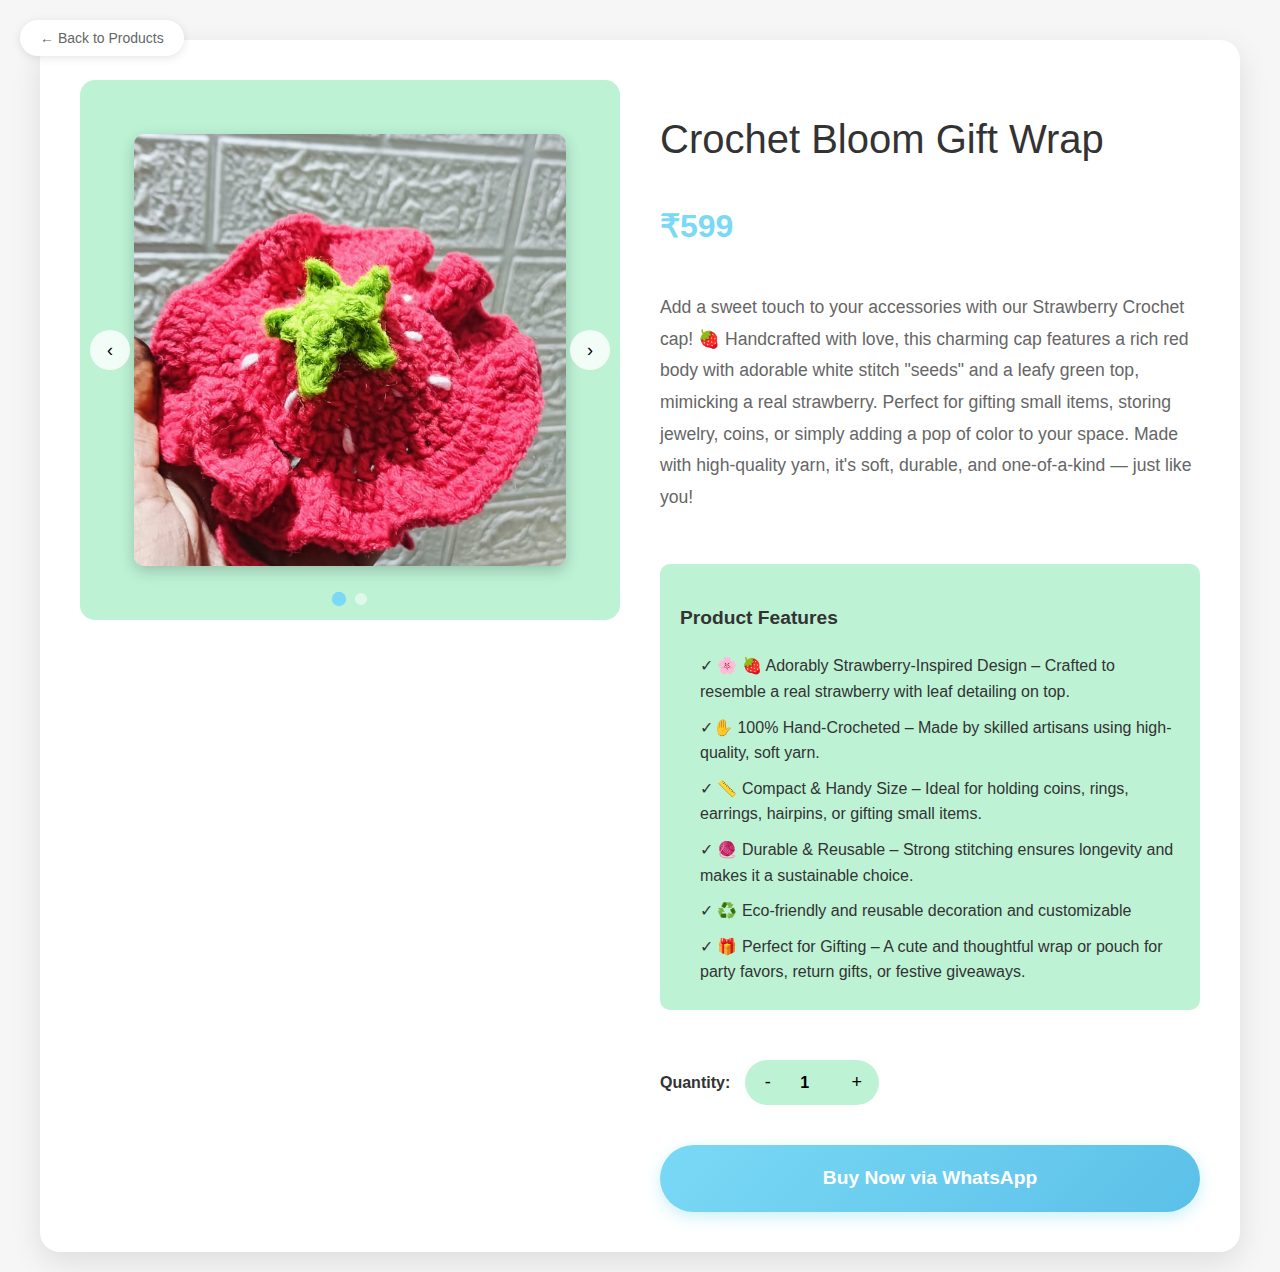
<file: product2.html>
<!DOCTYPE html>
<html lang="en">
<head>
    <meta charset="UTF-8">
    <meta name="viewport" content="width=device-width, initial-scale=1.0">
    <title>Strawberry Crochet cap - Product Details</title>

</head>
<body style="margin: 0; padding: 0; box-sizing: border-box; font-family: 'Segoe UI', Tahoma, Geneva, Verdana, sans-serif; background-color: #F6F6F6; color: #333; line-height: 1.6;">
    <button style="position: absolute; top: 20px; left: 20px; background: white; border: none; padding: 10px 20px; border-radius: 25px; cursor: pointer; font-size: 14px; color: #666; box-shadow: 0 2px 10px rgba(0, 0, 0, 0.1); transition: all 0.3s ease;" onclick="window.history.back()" onmouseover="this.style.background='#BDF2D5'; this.style.color='#333'" onmouseout="this.style.background='white'; this.style.color='#666'">← Back to Products</button>

    <div style="max-width: 1200px; margin: 0 auto; padding: 20px;">
        <div style="display: grid; grid-template-columns: 1fr 1fr; gap: 40px; background: white; border-radius: 20px; padding: 40px; box-shadow: 0 10px 30px rgba(0, 0, 0, 0.1); margin-top: 20px;" id="productContainer">
            <!-- Image Slider -->
            <div style="position: relative; overflow: hidden; border-radius: 15px; background: #BDF2D5; aspect-ratio: 1;">
                <div style="display: flex; transition: transform 0.5s ease; height: 100%;" id="sliderContainer">
                    <div class="slide" style="min-width: 100%; height: 100%; display: flex; align-items: center; justify-content: center;">
                        <img src="product img/prod2/img1.jpg" alt="Handcrafted Ceramic Mug - View 1" style="width: 80%; height: 80%; object-fit: cover; border-radius: 10px; box-shadow: 0 5px 15px rgba(0, 0, 0, 0.2);">
                    </div>
                    <div class="slide" style="min-width: 100%; height: 100%; display: flex; align-items: center; justify-content: center;">
                        <img src="product img\prod2\prod2img2.jpg" alt="Handcrafted Ceramic Mug - View 2" style="width: 80%; height: 80%; object-fit: cover; border-radius: 10px; box-shadow: 0 5px 15px rgba(0, 0, 0, 0.2);">
                    </div>
                    <!-- <div class="slide" style="min-width: 100%; height: 100%; display: flex; align-items: center; justify-content: center;">
                        <img src="product img\prod2\img3.jpg" alt="Handcrafted Ceramic Mug - View 3" style="width: 80%; height: 80%; object-fit: cover; border-radius: 10px; box-shadow: 0 5px 15px rgba(0, 0, 0, 0.2);">
                    </div> -->
                    <!-- <div class="slide" style="min-width: 100%; height: 100%; display: flex; align-items: center; justify-content: center; " >
                        <img src="https://images.unsplash.com/photo-1571019613454-1cb2f99b2d8b?w=400&h=400&fit=crop" alt="Handcrafted Ceramic Mug - View 4" style="width: 80%; height: 80%; object-fit: cover; border-radius: 10px; box-shadow: 0 5px 15px rgba(0, 0, 0, 0.2);">
                    </div> -->
                </div>
                
                <button style="position: absolute; top: 50%; left: 10px; transform: translateY(-50%); background: rgba(255, 255, 255, 0.8); border: none; width: 40px; height: 40px; border-radius: 50%; cursor: pointer; display: flex; align-items: center; justify-content: center; font-size: 18px; transition: all 0.3s ease;" onclick="previousSlide()" onmouseover="this.style.background='#7AD9F5'; this.style.color='white'" onmouseout="this.style.background='rgba(255, 255, 255, 0.8)'; this.style.color='black'">‹</button>
                <button style="position: absolute; top: 50%; right: 10px; transform: translateY(-50%); background: rgba(255, 255, 255, 0.8); border: none; width: 40px; height: 40px; border-radius: 50%; cursor: pointer; display: flex; align-items: center; justify-content: center; font-size: 18px; transition: all 0.3s ease;" onclick="nextSlide()" onmouseover="this.style.background='#7AD9F5'; this.style.color='white'" onmouseout="this.style.background='rgba(255, 255, 255, 0.8)'; this.style.color='black'">›</button>
                
                <div style="position: absolute; bottom: 15px; left: 50%; transform: translateX(-50%); display: flex; gap: 10px;">
                    <span style="width: 12px; height: 12px; border-radius: 50%; background: #7AD9F5; cursor: pointer; transition: all 0.3s ease; transform: scale(1.2);" onclick="currentSlide(1)" id="dot1"></span>
                    <span style="width: 12px; height: 12px; border-radius: 50%; background: rgba(255, 255, 255, 0.5); cursor: pointer; transition: all 0.3s ease;" onclick="currentSlide(2)" id="dot2"></span>
                    <!-- <span style="width: 12px; height: 12px; border-radius: 50%; background: rgba(255, 255, 255, 0.5); cursor: pointer; transition: all 0.3s ease;" onclick="currentSlide(3)" id="dot3"></span>
                    <span style="width: 12px; height: 12px; border-radius: 50%; background: rgba(255, 255, 255, 0.5); cursor: pointer; transition: all 0.3s ease;" onclick="currentSlide(4)" id="dot4"></span> -->
                </div>
            </div>

            <!-- Product Details -->
            <div style="display: flex; flex-direction: column; gap: 20px;">
                <h1 style="font-size: 2.5rem; color: #333; margin-bottom: 10px; font-weight: 300;">Crochet Bloom Gift Wrap</h1>
                <div style="font-size: 2rem; color: #7AD9F5; font-weight: bold; margin-bottom: 20px;">₹599</div>
                
                <div style="color: #666; font-size: 1.1rem; line-height: 1.8; margin-bottom: 30px;">
            Add a sweet touch to your accessories with our Strawberry Crochet cap! 🍓
            Handcrafted with love, this charming cap features a rich red body with adorable white stitch "seeds" and a leafy green top, mimicking a real strawberry.
            Perfect for gifting small items, storing jewelry, coins, or simply adding a pop of color to your space.
            Made with high-quality yarn, it's soft, durable, and one-of-a-kind — just like you!</div>

                <div style="background: #BDF2D5; padding: 20px; border-radius: 10px; margin-bottom: 30px;">
                    <h3 style="color: #333; margin-bottom: 15px; font-size: 1.2rem;">Product Features</h3>
                    <ul style="list-style: none; margin: 0; padding: 0;">
                        <li style="padding: 5px 0; position: relative; padding-left: 20px;">✓ 🌸 🍓 Adorably Strawberry-Inspired Design – Crafted to resemble a real strawberry with leaf detailing on top.</li>
                        <li style="padding: 5px 0; position: relative; padding-left: 20px;">✓✋ 100% Hand-Crocheted – Made by skilled artisans using high-quality, soft yarn.</li>
                        <li style="padding: 5px 0; position: relative; padding-left: 20px;">✓ 📏 Compact & Handy Size – Ideal for holding coins, rings, earrings, hairpins, or gifting small items.</li>
                        <li style="padding: 5px 0; position: relative; padding-left: 20px;">✓ 🧶 Durable & Reusable – Strong stitching ensures longevity and makes it a sustainable choice.</li>
                        <li style="padding: 5px 0; position: relative; padding-left: 20px;">✓ ♻️ Eco-friendly and reusable decoration and customizable</li>
                        <li style="padding: 5px 0; position: relative; padding-left: 20px;">✓ 🎁 Perfect for Gifting – A cute and thoughtful wrap or pouch for party favors, return gifts, or festive giveaways.</li>
                    </ul>
                </div>

                <div style="display: flex; align-items: center; gap: 15px; margin-bottom: 20px;">
                    <span style="font-weight: 600; color: #333;">Quantity:</span>
                    <div style="display: flex; align-items: center; background: #BDF2D5; border-radius: 25px; padding: 5px;">
                        <button style="background: none; border: none; width: 35px; height: 35px; border-radius: 50%; cursor: pointer; font-size: 18px; display: flex; align-items: center; justify-content: center; transition: all 0.3s ease;" onclick="decreaseQuantity()" onmouseover="this.style.background='#7AD9F5'; this.style.color='white'" onmouseout="this.style.background='none'; this.style.color='black'">-</button>
                        <input type="number" style="border: none; background: none; width: 50px; text-align: center; font-size: 16px; font-weight: 600;" value="1" min="1" max="10" id="quantityInput">
                        <button style="background: none; border: none; width: 35px; height: 35px; border-radius: 50%; cursor: pointer; font-size: 18px; display: flex; align-items: center; justify-content: center; transition: all 0.3s ease;" onclick="increaseQuantity()" onmouseover="this.style.background='#7AD9F5'; this.style.color='white'" onmouseout="this.style.background='none'; this.style.color='black'">+</button>
                    </div>
                </div>

                <a href="#" style="background: linear-gradient(135deg, #7AD9F5, #5BC0E8); color: white; border: none; padding: 18px 40px; font-size: 1.2rem; border-radius: 50px; cursor: pointer; transition: all 0.3s ease; text-decoration: none; display: inline-block; text-align: center; font-weight: 600; box-shadow: 0 5px 15px rgba(122, 217, 245, 0.4);" onclick="buyNow()" onmouseover="this.style.transform='translateY(-2px)'; this.style.boxShadow='0 8px 25px rgba(122, 217, 245, 0.6)'" onmouseout="this.style.transform='translateY(0)'; this.style.boxShadow='0 5px 15px rgba(122, 217, 245, 0.4)'">
                    Buy Now via WhatsApp
                </a>
            </div>
        </div>
    </div>

    <script>
        let currentSlideIndex = 0;
        const slides = document.querySelectorAll('.slide');
        const totalSlides = slides.length;

        function showSlide(index) {
            const container = document.getElementById('sliderContainer');
            const dots = [
                document.getElementById('dot1'),
                document.getElementById('dot2'),
                document.getElementById('dot3'),
                document.getElementById('dot4')
            ];
            
            container.style.transform = `translateX(-${index * 100}%)`;
            
            dots.forEach((dot, i) => {
                if (i === index) {
                    dot.style.background = '#7AD9F5';
                    dot.style.transform = 'scale(1.2)';
                } else {
                    dot.style.background = 'rgba(255, 255, 255, 0.5)';
                    dot.style.transform = 'scale(1)';
                }
            });
        }

        // Responsive design for mobile
        function updateLayout() {
            const container = document.getElementById('productContainer');
            if (window.innerWidth <= 768) {
                container.style.gridTemplateColumns = '1fr';
                container.style.gap = '20px';
                container.style.padding = '20px';
            } else {
                container.style.gridTemplateColumns = '1fr 1fr';
                container.style.gap = '40px';
                container.style.padding = '40px';
            }
        }

        window.addEventListener('resize', updateLayout);
        window.addEventListener('load', updateLayout);

        function nextSlide() {
            currentSlideIndex = (currentSlideIndex + 1) % totalSlides;
            showSlide(currentSlideIndex);
        }

        function previousSlide() {
            currentSlideIndex = (currentSlideIndex - 1 + totalSlides) % totalSlides;
            showSlide(currentSlideIndex);
        }

        function currentSlide(index) {
            currentSlideIndex = index - 1;
            showSlide(currentSlideIndex);
        }

        // Auto-play slider
        // setInterval(nextSlide, 4000);

        // Quantity controls
        function increaseQuantity() {
            const input = document.getElementById('quantityInput');
            const currentValue = parseInt(input.value);
            if (currentValue < 10) {
                input.value = currentValue + 1;
            }
        }

        function decreaseQuantity() {
            const input = document.getElementById('quantityInput');
            const currentValue = parseInt(input.value);
            if (currentValue > 1) {
                input.value = currentValue - 1;
            }
        }

        // Buy Now function
        function buyNow() {
            const quantity = document.getElementById('quantityInput').value;
            const productName = "Handcrafted Ceramic Mug";
            const price = 599;
            const total = price * quantity;
            
          const pageURL = window.location.href;
const message = `Hi! I'm interested in buying:

Product: ${productName}
Quantity: ${quantity}
Price per item: ₹${price}
Total: ₹${total}

I found this product on: ${pageURL}

Please let me know the next steps for ordering.`;
            
            const whatsappURL = `https://wa.me/9867374183?text=${encodeURIComponent(message)}`;
            window.open(whatsappURL, '_blank');
        }
    </script>
</body>
</html>
</file>
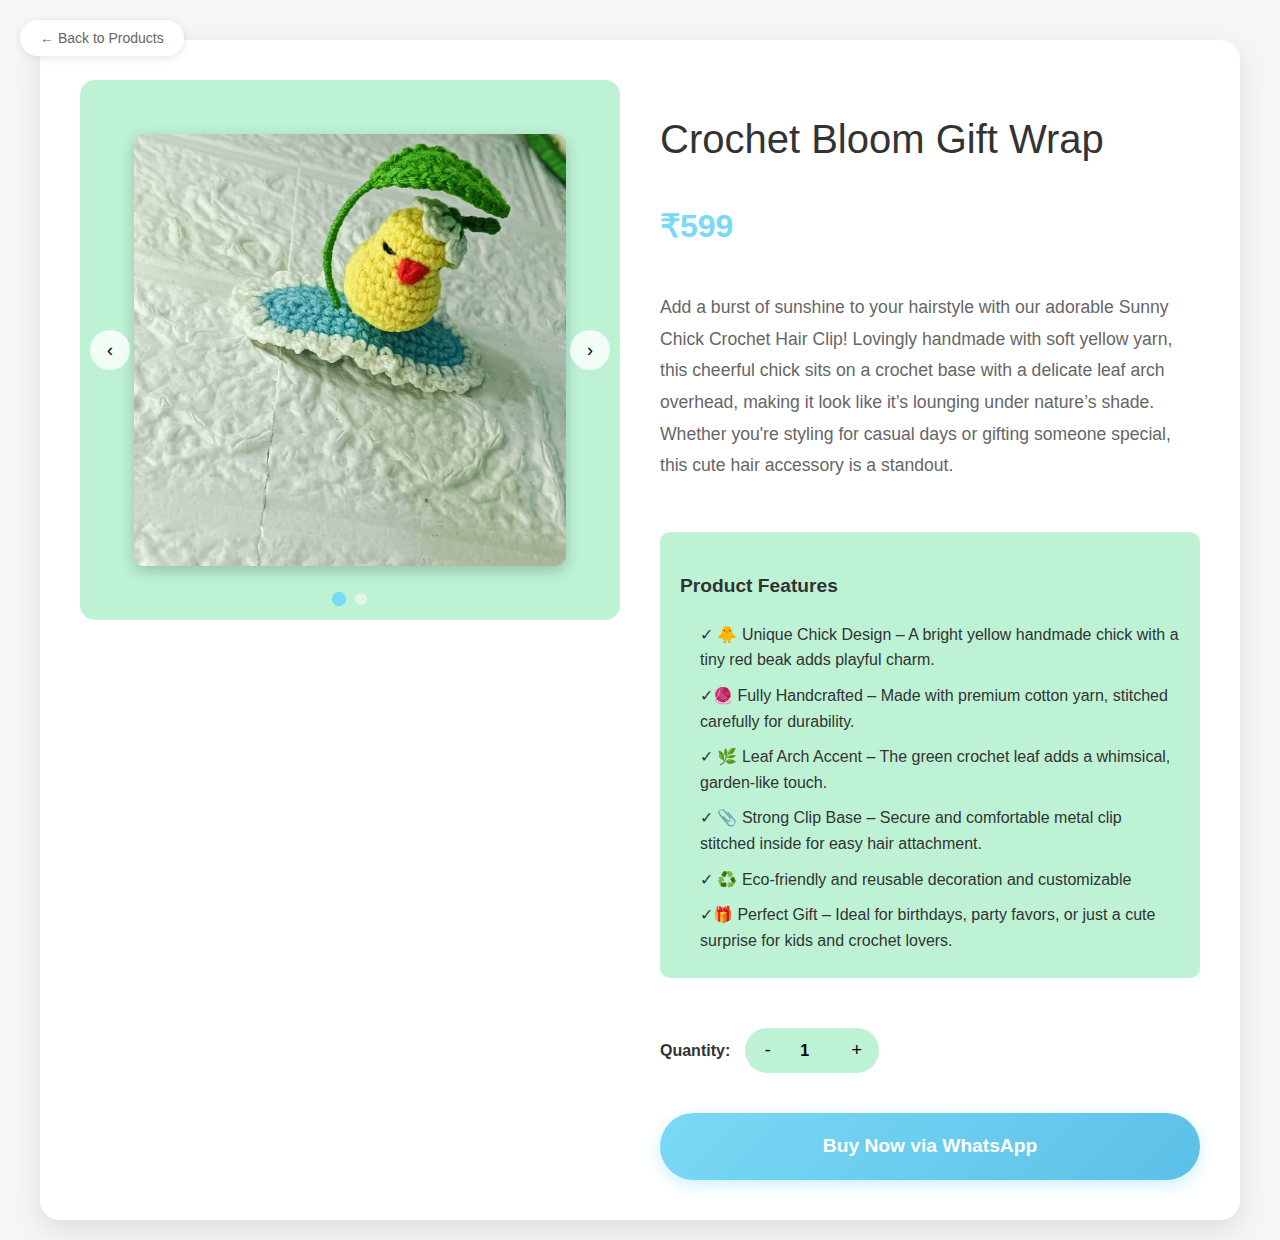
<file: product3.html>
<!DOCTYPE html>
<html lang="en">

<head>
    <meta charset="UTF-8">
    <meta name="viewport" content="width=device-width, initial-scale=1.0">
    <title>Sunny Chick Crochet Hair Clip - Product Details</title>

</head>

<body
    style="margin: 0; padding: 0; box-sizing: border-box; font-family: 'Segoe UI', Tahoma, Geneva, Verdana, sans-serif; background-color: #F6F6F6; color: #333; line-height: 1.6;">
    <button
        style="position: absolute; top: 20px; left: 20px; background: white; border: none; padding: 10px 20px; border-radius: 25px; cursor: pointer; font-size: 14px; color: #666; box-shadow: 0 2px 10px rgba(0, 0, 0, 0.1); transition: all 0.3s ease;"
        onclick="window.history.back()" onmouseover="this.style.background='#BDF2D5'; this.style.color='#333'"
        onmouseout="this.style.background='white'; this.style.color='#666'">← Back to Products</button>

    <div style="max-width: 1200px; margin: 0 auto; padding: 20px;">
        <div style="display: grid; grid-template-columns: 1fr 1fr; gap: 40px; background: white; border-radius: 20px; padding: 40px; box-shadow: 0 10px 30px rgba(0, 0, 0, 0.1); margin-top: 20px;"
            id="productContainer">
            <!-- Image Slider -->
            <div
                style="position: relative; overflow: hidden; border-radius: 15px; background: #BDF2D5; aspect-ratio: 1;">
                <div style="display: flex; transition: transform 0.5s ease; height: 100%;" id="sliderContainer">
                    <div class="slide"
                        style="min-width: 100%; height: 100%; display: flex; align-items: center; justify-content: center;">
                        <img src="product img/prod3/prod3img1.jpg" alt="Handcrafted Ceramic Mug - View 1"
                            style="width: 80%; height: 80%; object-fit: cover; border-radius: 10px; box-shadow: 0 5px 15px rgba(0, 0, 0, 0.2);">
                    </div>
                    <div class="slide"
                        style="min-width: 100%; height: 100%; display: flex; align-items: center; justify-content: center;">
                        <img src="product img\prod3\prod3img2.jpg" alt="Handcrafted Ceramic Mug - View 2"
                            style="width: 80%; height: 80%; object-fit: cover; border-radius: 10px; box-shadow: 0 5px 15px rgba(0, 0, 0, 0.2);">
                    </div>
                    <!-- <div class="slide" style="min-width: 100%; height: 100%; display: flex; align-items: center; justify-content: center;">
                        <img src="product img\prod2\img3.jpg" alt="Handcrafted Ceramic Mug - View 3" style="width: 80%; height: 80%; object-fit: cover; border-radius: 10px; box-shadow: 0 5px 15px rgba(0, 0, 0, 0.2);">
                    </div> -->
                    <!-- <div class="slide" style="min-width: 100%; height: 100%; display: flex; align-items: center; justify-content: center; " >
                        <img src="https://images.unsplash.com/photo-1571019613454-1cb2f99b2d8b?w=400&h=400&fit=crop" alt="Handcrafted Ceramic Mug - View 4" style="width: 80%; height: 80%; object-fit: cover; border-radius: 10px; box-shadow: 0 5px 15px rgba(0, 0, 0, 0.2);">
                    </div> -->
                </div>

                <button
                    style="position: absolute; top: 50%; left: 10px; transform: translateY(-50%); background: rgba(255, 255, 255, 0.8); border: none; width: 40px; height: 40px; border-radius: 50%; cursor: pointer; display: flex; align-items: center; justify-content: center; font-size: 18px; transition: all 0.3s ease;"
                    onclick="previousSlide()" onmouseover="this.style.background='#7AD9F5'; this.style.color='white'"
                    onmouseout="this.style.background='rgba(255, 255, 255, 0.8)'; this.style.color='black'">‹</button>
                <button
                    style="position: absolute; top: 50%; right: 10px; transform: translateY(-50%); background: rgba(255, 255, 255, 0.8); border: none; width: 40px; height: 40px; border-radius: 50%; cursor: pointer; display: flex; align-items: center; justify-content: center; font-size: 18px; transition: all 0.3s ease;"
                    onclick="nextSlide()" onmouseover="this.style.background='#7AD9F5'; this.style.color='white'"
                    onmouseout="this.style.background='rgba(255, 255, 255, 0.8)'; this.style.color='black'">›</button>

                <div
                    style="position: absolute; bottom: 15px; left: 50%; transform: translateX(-50%); display: flex; gap: 10px;">
                    <span
                        style="width: 12px; height: 12px; border-radius: 50%; background: #7AD9F5; cursor: pointer; transition: all 0.3s ease; transform: scale(1.2);"
                        onclick="currentSlide(1)" id="dot1"></span>
                    <span
                        style="width: 12px; height: 12px; border-radius: 50%; background: rgba(255, 255, 255, 0.5); cursor: pointer; transition: all 0.3s ease;"
                        onclick="currentSlide(2)" id="dot2"></span>
                    <!-- <span style="width: 12px; height: 12px; border-radius: 50%; background: rgba(255, 255, 255, 0.5); cursor: pointer; transition: all 0.3s ease;" onclick="currentSlide(3)" id="dot3"></span>
                    <span style="width: 12px; height: 12px; border-radius: 50%; background: rgba(255, 255, 255, 0.5); cursor: pointer; transition: all 0.3s ease;" onclick="currentSlide(4)" id="dot4"></span> -->
                </div>
            </div>

            <!-- Product Details -->
            <div style="display: flex; flex-direction: column; gap: 20px;">
                <h1 style="font-size: 2.5rem; color: #333; margin-bottom: 10px; font-weight: 300;">Crochet Bloom Gift
                    Wrap</h1>
                <div style="font-size: 2rem; color: #7AD9F5; font-weight: bold; margin-bottom: 20px;">₹599</div>

                <div style="color: #666; font-size: 1.1rem; line-height: 1.8; margin-bottom: 30px;">
                    Add a burst of sunshine to your hairstyle with our adorable Sunny Chick Crochet Hair Clip! Lovingly
                    handmade with soft yellow yarn, this cheerful chick sits on a crochet base with a delicate leaf arch
                    overhead, making it look like it’s lounging under nature’s shade. Whether you're styling for casual
                    days or gifting someone special, this cute hair accessory is a standout.</div>

                <div style="background: #BDF2D5; padding: 20px; border-radius: 10px; margin-bottom: 30px;">
                    <h3 style="color: #333; margin-bottom: 15px; font-size: 1.2rem;">Product Features</h3>
                    <ul style="list-style: none; margin: 0; padding: 0;">
                        <li style="padding: 5px 0; position: relative; padding-left: 20px;">✓ 🐥 Unique Chick Design – A bright yellow handmade chick with a tiny red beak adds playful charm.</li>
                        <li style="padding: 5px 0; position: relative; padding-left: 20px;">✓🧶 Fully Handcrafted – Made with premium cotton yarn, stitched carefully for durability.</li>
                        <li style="padding: 5px 0; position: relative; padding-left: 20px;">✓ 🌿 Leaf Arch Accent – The green crochet leaf adds a whimsical, garden-like touch.</li>
                        <li style="padding: 5px 0; position: relative; padding-left: 20px;">✓ 📎 Strong Clip Base – Secure and comfortable metal clip stitched inside for easy hair attachment.</li>
                        <li style="padding: 5px 0; position: relative; padding-left: 20px;">✓ ♻️ Eco-friendly and
                            reusable decoration and customizable</li>
                        <li style="padding: 5px 0; position: relative; padding-left: 20px;">✓🎁 Perfect Gift – Ideal for birthdays, party favors, or just a cute surprise for kids and crochet lovers.</li>
                    </ul>
                </div>

                <div style="display: flex; align-items: center; gap: 15px; margin-bottom: 20px;">
                    <span style="font-weight: 600; color: #333;">Quantity:</span>
                    <div
                        style="display: flex; align-items: center; background: #BDF2D5; border-radius: 25px; padding: 5px;">
                        <button
                            style="background: none; border: none; width: 35px; height: 35px; border-radius: 50%; cursor: pointer; font-size: 18px; display: flex; align-items: center; justify-content: center; transition: all 0.3s ease;"
                            onclick="decreaseQuantity()"
                            onmouseover="this.style.background='#7AD9F5'; this.style.color='white'"
                            onmouseout="this.style.background='none'; this.style.color='black'">-</button>
                        <input type="number"
                            style="border: none; background: none; width: 50px; text-align: center; font-size: 16px; font-weight: 600;"
                            value="1" min="1" max="10" id="quantityInput">
                        <button
                            style="background: none; border: none; width: 35px; height: 35px; border-radius: 50%; cursor: pointer; font-size: 18px; display: flex; align-items: center; justify-content: center; transition: all 0.3s ease;"
                            onclick="increaseQuantity()"
                            onmouseover="this.style.background='#7AD9F5'; this.style.color='white'"
                            onmouseout="this.style.background='none'; this.style.color='black'">+</button>
                    </div>
                </div>

                <a href="#"
                    style="background: linear-gradient(135deg, #7AD9F5, #5BC0E8); color: white; border: none; padding: 18px 40px; font-size: 1.2rem; border-radius: 50px; cursor: pointer; transition: all 0.3s ease; text-decoration: none; display: inline-block; text-align: center; font-weight: 600; box-shadow: 0 5px 15px rgba(122, 217, 245, 0.4);"
                    onclick="buyNow()"
                    onmouseover="this.style.transform='translateY(-2px)'; this.style.boxShadow='0 8px 25px rgba(122, 217, 245, 0.6)'"
                    onmouseout="this.style.transform='translateY(0)'; this.style.boxShadow='0 5px 15px rgba(122, 217, 245, 0.4)'">
                    Buy Now via WhatsApp
                </a>
            </div>
        </div>
    </div>

    <script>
        let currentSlideIndex = 0;
        const slides = document.querySelectorAll('.slide');
        const totalSlides = slides.length;

        function showSlide(index) {
            const container = document.getElementById('sliderContainer');
            const dots = [
                document.getElementById('dot1'),
                document.getElementById('dot2'),
                document.getElementById('dot3'),
                document.getElementById('dot4')
            ];

            container.style.transform = `translateX(-${index * 100}%)`;

            dots.forEach((dot, i) => {
                if (i === index) {
                    dot.style.background = '#7AD9F5';
                    dot.style.transform = 'scale(1.2)';
                } else {
                    dot.style.background = 'rgba(255, 255, 255, 0.5)';
                    dot.style.transform = 'scale(1)';
                }
            });
        }

        // Responsive design for mobile
        function updateLayout() {
            const container = document.getElementById('productContainer');
            if (window.innerWidth <= 768) {
                container.style.gridTemplateColumns = '1fr';
                container.style.gap = '20px';
                container.style.padding = '20px';
            } else {
                container.style.gridTemplateColumns = '1fr 1fr';
                container.style.gap = '40px';
                container.style.padding = '40px';
            }
        }

        window.addEventListener('resize', updateLayout);
        window.addEventListener('load', updateLayout);

        function nextSlide() {
            currentSlideIndex = (currentSlideIndex + 1) % totalSlides;
            showSlide(currentSlideIndex);
        }

        function previousSlide() {
            currentSlideIndex = (currentSlideIndex - 1 + totalSlides) % totalSlides;
            showSlide(currentSlideIndex);
        }

        function currentSlide(index) {
            currentSlideIndex = index - 1;
            showSlide(currentSlideIndex);
        }

        // Auto-play slider
        // setInterval(nextSlide, 4000);

        // Quantity controls
        function increaseQuantity() {
            const input = document.getElementById('quantityInput');
            const currentValue = parseInt(input.value);
            if (currentValue < 10) {
                input.value = currentValue + 1;
            }
        }

        function decreaseQuantity() {
            const input = document.getElementById('quantityInput');
            const currentValue = parseInt(input.value);
            if (currentValue > 1) {
                input.value = currentValue - 1;
            }
        }

        // Buy Now function
        function buyNow() {
            const quantity = document.getElementById('quantityInput').value;
            const productName = "Handcrafted Ceramic Mug";
            const price = 599;
            const total = price * quantity;

            const pageURL = window.location.href;
            const message = `Hi! I'm interested in buying:

Product: ${productName}
Quantity: ${quantity}
Price per item: ₹${price}
Total: ₹${total}

I found this product on: ${pageURL}

Please let me know the next steps for ordering.`;

            const whatsappURL = `https://wa.me/9867374183?text=${encodeURIComponent(message)}`;
            window.open(whatsappURL, '_blank');
        }
    </script>
</body>

</html>
</file>
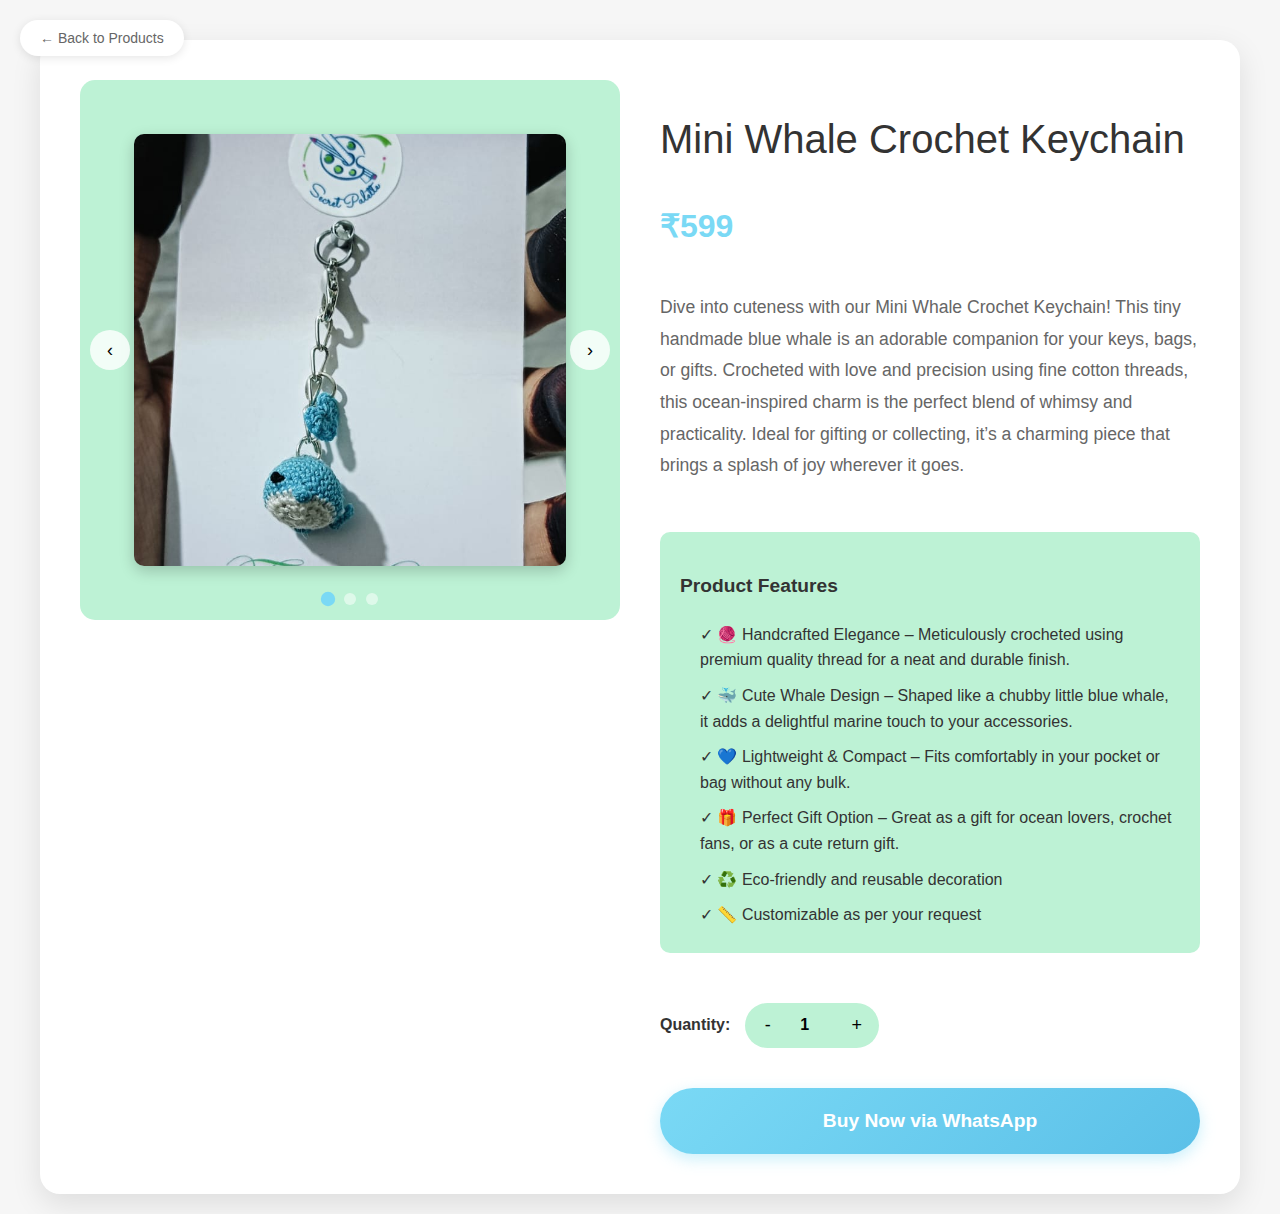
<file: product4.html>
<!DOCTYPE html>
<html lang="en">
<head>
    <meta charset="UTF-8">
    <meta name="viewport" content="width=device-width, initial-scale=1.0">
    <title>Mini Whale Crochet Keychain - Product Details</title>

</head>
<body style="margin: 0; padding: 0; box-sizing: border-box; font-family: 'Segoe UI', Tahoma, Geneva, Verdana, sans-serif; background-color: #F6F6F6; color: #333; line-height: 1.6;">
    <button style="position: absolute; top: 20px; left: 20px; background: white; border: none; padding: 10px 20px; border-radius: 25px; cursor: pointer; font-size: 14px; color: #666; box-shadow: 0 2px 10px rgba(0, 0, 0, 0.1); transition: all 0.3s ease;" onclick="window.history.back()" onmouseover="this.style.background='#BDF2D5'; this.style.color='#333'" onmouseout="this.style.background='white'; this.style.color='#666'">← Back to Products</button>

    <div style="max-width: 1200px; margin: 0 auto; padding: 20px;">
        <div style="display: grid; grid-template-columns: 1fr 1fr; gap: 40px; background: white; border-radius: 20px; padding: 40px; box-shadow: 0 10px 30px rgba(0, 0, 0, 0.1); margin-top: 20px;" id="productContainer">
            <!-- Image Slider -->
            <div style="position: relative; overflow: hidden; border-radius: 15px; background: #BDF2D5; aspect-ratio: 1;">
                <div style="display: flex; transition: transform 0.5s ease; height: 100%;" id="sliderContainer">
                    <div class="slide" style="min-width: 100%; height: 100%; display: flex; align-items: center; justify-content: center;">
                        <img src="product img/prod4/prod4img1.jpg" alt="Handcrafted Ceramic Mug - View 1" style="width: 80%; height: 80%; object-fit: cover; border-radius: 10px; box-shadow: 0 5px 15px rgba(0, 0, 0, 0.2);">
                    </div>
                    <div class="slide" style="min-width: 100%; height: 100%; display: flex; align-items: center; justify-content: center;">
                        <img src="product img/prod4/prod4img2.jpg" alt="Handcrafted Ceramic Mug - View 2" style="width: 80%; height: 80%; object-fit: cover; border-radius: 10px; box-shadow: 0 5px 15px rgba(0, 0, 0, 0.2);">
                    </div>
                    <div class="slide" style="min-width: 100%; height: 100%; display: flex; align-items: center; justify-content: center;">
                        <img src="product img/prod4/prod4img3.jpg" alt="Handcrafted Ceramic Mug - View 3" style="width: 80%; height: 80%; object-fit: cover; border-radius: 10px; box-shadow: 0 5px 15px rgba(0, 0, 0, 0.2);">
                    </div>
                    <!-- <div class="slide" style="min-width: 100%; height: 100%; display: flex; align-items: center; justify-content: center; " >
                        <img src="https://images.unsplash.com/photo-1571019613454-1cb2f99b2d8b?w=400&h=400&fit=crop" alt="Handcrafted Ceramic Mug - View 4" style="width: 80%; height: 80%; object-fit: cover; border-radius: 10px; box-shadow: 0 5px 15px rgba(0, 0, 0, 0.2);">
                    </div> -->
                </div>
                
                <button style="position: absolute; top: 50%; left: 10px; transform: translateY(-50%); background: rgba(255, 255, 255, 0.8); border: none; width: 40px; height: 40px; border-radius: 50%; cursor: pointer; display: flex; align-items: center; justify-content: center; font-size: 18px; transition: all 0.3s ease;" onclick="previousSlide()" onmouseover="this.style.background='#7AD9F5'; this.style.color='white'" onmouseout="this.style.background='rgba(255, 255, 255, 0.8)'; this.style.color='black'">‹</button>
                <button style="position: absolute; top: 50%; right: 10px; transform: translateY(-50%); background: rgba(255, 255, 255, 0.8); border: none; width: 40px; height: 40px; border-radius: 50%; cursor: pointer; display: flex; align-items: center; justify-content: center; font-size: 18px; transition: all 0.3s ease;" onclick="nextSlide()" onmouseover="this.style.background='#7AD9F5'; this.style.color='white'" onmouseout="this.style.background='rgba(255, 255, 255, 0.8)'; this.style.color='black'">›</button>
                
                <div style="position: absolute; bottom: 15px; left: 50%; transform: translateX(-50%); display: flex; gap: 10px;">
                    <span style="width: 12px; height: 12px; border-radius: 50%; background: #7AD9F5; cursor: pointer; transition: all 0.3s ease; transform: scale(1.2);" onclick="currentSlide(1)" id="dot1"></span>
                    <span style="width: 12px; height: 12px; border-radius: 50%; background: rgba(255, 255, 255, 0.5); cursor: pointer; transition: all 0.3s ease;" onclick="currentSlide(2)" id="dot2"></span>
                    <span style="width: 12px; height: 12px; border-radius: 50%; background: rgba(255, 255, 255, 0.5); cursor: pointer; transition: all 0.3s ease;" onclick="currentSlide(3)" id="dot3"></span>
                    <!-- <span style="width: 12px; height: 12px; border-radius: 50%; background: rgba(255, 255, 255, 0.5); cursor: pointer; transition: all 0.3s ease;" onclick="currentSlide(4)" id="dot4"></span> -->
                </div>
            </div>

            <!-- Product Details -->
            <div style="display: flex; flex-direction: column; gap: 20px;">
                <h1 style="font-size: 2.5rem; color: #333; margin-bottom: 10px; font-weight: 300;">Mini Whale Crochet Keychain</h1>
                <div style="font-size: 2rem; color: #7AD9F5; font-weight: bold; margin-bottom: 20px;">₹599</div>
                
                <div style="color: #666; font-size: 1.1rem; line-height: 1.8; margin-bottom: 30px;">
                   Dive into cuteness with our Mini Whale Crochet Keychain! This tiny handmade blue whale is an adorable companion for your keys, bags, or gifts. Crocheted with love and precision using fine cotton threads, this ocean-inspired charm is the perfect blend of whimsy and practicality. 
                   Ideal for gifting or collecting, it’s a charming piece that brings a splash of joy wherever it goes.
                </div>

                <div style="background: #BDF2D5; padding: 20px; border-radius: 10px; margin-bottom: 30px;">
                    <h3 style="color: #333; margin-bottom: 15px; font-size: 1.2rem;">Product Features</h3>
                    <ul style="list-style: none; margin: 0; padding: 0;">
                        <li style="padding: 5px 0; position: relative; padding-left: 20px;">✓ 🧶 Handcrafted Elegance – Meticulously crocheted using premium quality thread for a neat and durable finish.</li>
                        <li style="padding: 5px 0; position: relative; padding-left: 20px;">✓ 🐳 Cute Whale Design – Shaped like a chubby little blue whale, it adds a delightful marine touch to your accessories.</li>
                        <li style="padding: 5px 0; position: relative; padding-left: 20px;">✓ 💙 Lightweight & Compact – Fits comfortably in your pocket or bag without any bulk.</li>
                        <li style="padding: 5px 0; position: relative; padding-left: 20px;">✓ 🎁 Perfect Gift Option – Great as a gift for ocean lovers, crochet fans, or as a cute return gift.</li>
                        <li style="padding: 5px 0; position: relative; padding-left: 20px;">✓ ♻️ Eco-friendly and reusable decoration</li>
                        <li style="padding: 5px 0; position: relative; padding-left: 20px;">✓ 📏 Customizable as per your request</li>
                    </ul>
                </div>

                <div style="display: flex; align-items: center; gap: 15px; margin-bottom: 20px;">
                    <span style="font-weight: 600; color: #333;">Quantity:</span>
                    <div style="display: flex; align-items: center; background: #BDF2D5; border-radius: 25px; padding: 5px;">
                        <button style="background: none; border: none; width: 35px; height: 35px; border-radius: 50%; cursor: pointer; font-size: 18px; display: flex; align-items: center; justify-content: center; transition: all 0.3s ease;" onclick="decreaseQuantity()" onmouseover="this.style.background='#7AD9F5'; this.style.color='white'" onmouseout="this.style.background='none'; this.style.color='black'">-</button>
                        <input type="number" style="border: none; background: none; width: 50px; text-align: center; font-size: 16px; font-weight: 600;" value="1" min="1" max="10" id="quantityInput">
                        <button style="background: none; border: none; width: 35px; height: 35px; border-radius: 50%; cursor: pointer; font-size: 18px; display: flex; align-items: center; justify-content: center; transition: all 0.3s ease;" onclick="increaseQuantity()" onmouseover="this.style.background='#7AD9F5'; this.style.color='white'" onmouseout="this.style.background='none'; this.style.color='black'">+</button>
                    </div>
                </div>

                <a href="#" style="background: linear-gradient(135deg, #7AD9F5, #5BC0E8); color: white; border: none; padding: 18px 40px; font-size: 1.2rem; border-radius: 50px; cursor: pointer; transition: all 0.3s ease; text-decoration: none; display: inline-block; text-align: center; font-weight: 600; box-shadow: 0 5px 15px rgba(122, 217, 245, 0.4);" onclick="buyNow()" onmouseover="this.style.transform='translateY(-2px)'; this.style.boxShadow='0 8px 25px rgba(122, 217, 245, 0.6)'" onmouseout="this.style.transform='translateY(0)'; this.style.boxShadow='0 5px 15px rgba(122, 217, 245, 0.4)'">
                    Buy Now via WhatsApp
                </a>
            </div>
        </div>
    </div>

    <script>
        let currentSlideIndex = 0;
        const slides = document.querySelectorAll('.slide');
        const totalSlides = slides.length;

        function showSlide(index) {
            const container = document.getElementById('sliderContainer');
            const dots = [
                document.getElementById('dot1'),
                document.getElementById('dot2'),
                document.getElementById('dot3'),
                document.getElementById('dot4')
            ];
            
            container.style.transform = `translateX(-${index * 100}%)`;
            
            dots.forEach((dot, i) => {
                if (i === index) {
                    dot.style.background = '#7AD9F5';
                    dot.style.transform = 'scale(1.2)';
                } else {
                    dot.style.background = 'rgba(255, 255, 255, 0.5)';
                    dot.style.transform = 'scale(1)';
                }
            });
        }

        // Responsive design for mobile
        function updateLayout() {
            const container = document.getElementById('productContainer');
            if (window.innerWidth <= 768) {
                container.style.gridTemplateColumns = '1fr';
                container.style.gap = '20px';
                container.style.padding = '20px';
            } else {
                container.style.gridTemplateColumns = '1fr 1fr';
                container.style.gap = '40px';
                container.style.padding = '40px';
            }
        }

        window.addEventListener('resize', updateLayout);
        window.addEventListener('load', updateLayout);

        function nextSlide() {
            currentSlideIndex = (currentSlideIndex + 1) % totalSlides;
            showSlide(currentSlideIndex);
        }

        function previousSlide() {
            currentSlideIndex = (currentSlideIndex - 1 + totalSlides) % totalSlides;
            showSlide(currentSlideIndex);
        }

        function currentSlide(index) {
            currentSlideIndex = index - 1;
            showSlide(currentSlideIndex);
        }

        // Auto-play slider
        // setInterval(nextSlide, 4000);

        // Quantity controls
        function increaseQuantity() {
            const input = document.getElementById('quantityInput');
            const currentValue = parseInt(input.value);
            if (currentValue < 10) {
                input.value = currentValue + 1;
            }
        }

        function decreaseQuantity() {
            const input = document.getElementById('quantityInput');
            const currentValue = parseInt(input.value);
            if (currentValue > 1) {
                input.value = currentValue - 1;
            }
        }

        // Buy Now function
        function buyNow() {
            const quantity = document.getElementById('quantityInput').value;
            const productName = "Handcrafted Ceramic Mug";
            const price = 599;
            const total = price * quantity;
            
          const pageURL = window.location.href;
const message = `Hi! I'm interested in buying:

Product: ${productName}
Quantity: ${quantity}
Price per item: ₹${price}
Total: ₹${total}

I found this product on: ${pageURL}

Please let me know the next steps for ordering.`;
            
            const whatsappURL = `https://wa.me/9867374183?text=${encodeURIComponent(message)}`;
            window.open(whatsappURL, '_blank');
        }
    </script>
</body>
</html>
</file>
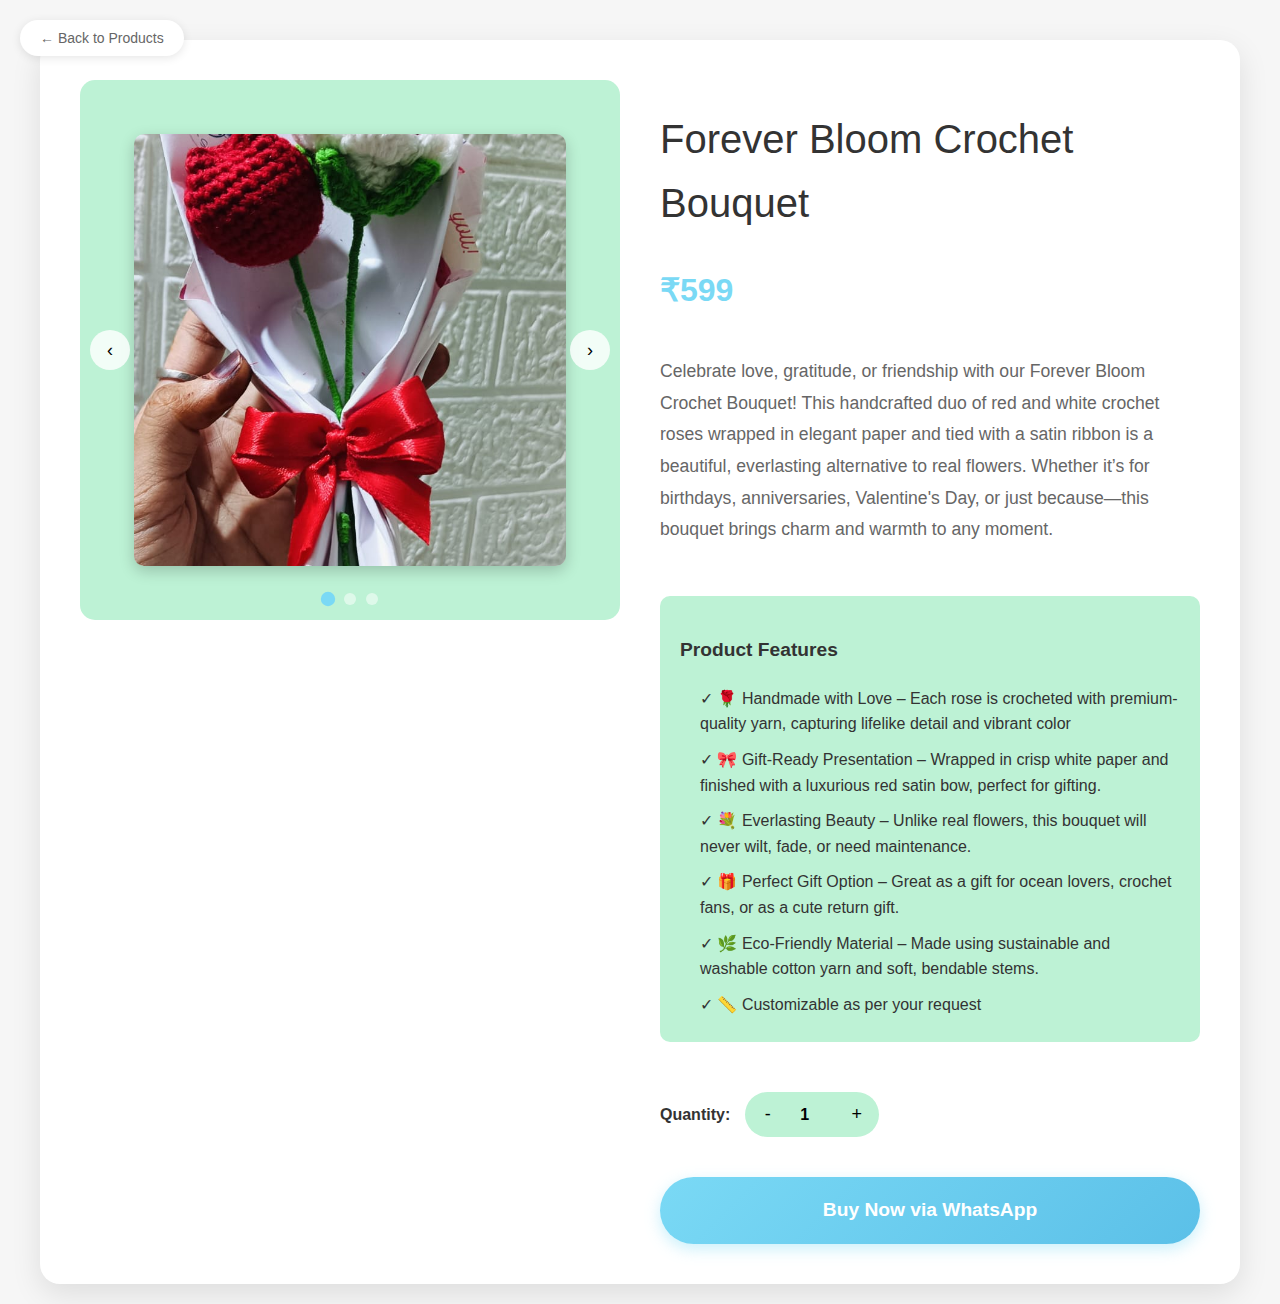
<file: product5.html>
<!DOCTYPE html>
<html lang="en">
<head>
    <meta charset="UTF-8">
    <meta name="viewport" content="width=device-width, initial-scale=1.0">
    <title>Forever Bloom Crochet Bouquet - Product Details</title>

</head>
<body style="margin: 0; padding: 0; box-sizing: border-box; font-family: 'Segoe UI', Tahoma, Geneva, Verdana, sans-serif; background-color: #F6F6F6; color: #333; line-height: 1.6;">
    <button style="position: absolute; top: 20px; left: 20px; background: white; border: none; padding: 10px 20px; border-radius: 25px; cursor: pointer; font-size: 14px; color: #666; box-shadow: 0 2px 10px rgba(0, 0, 0, 0.1); transition: all 0.3s ease;" onclick="window.history.back()" onmouseover="this.style.background='#BDF2D5'; this.style.color='#333'" onmouseout="this.style.background='white'; this.style.color='#666'">← Back to Products</button>

    <div style="max-width: 1200px; margin: 0 auto; padding: 20px;">
        <div style="display: grid; grid-template-columns: 1fr 1fr; gap: 40px; background: white; border-radius: 20px; padding: 40px; box-shadow: 0 10px 30px rgba(0, 0, 0, 0.1); margin-top: 20px;" id="productContainer">
            <!-- Image Slider -->
            <div style="position: relative; overflow: hidden; border-radius: 15px; background: #BDF2D5; aspect-ratio: 1;">
                <div style="display: flex; transition: transform 0.5s ease; height: 100%;" id="sliderContainer">
                    <div class="slide" style="min-width: 100%; height: 100%; display: flex; align-items: center; justify-content: center;">
                        <img src="product img/prod5/prod5img1.jpg" alt="Handcrafted Ceramic Mug - View 1" style="width: 80%; height: 80%; object-fit: cover; border-radius: 10px; box-shadow: 0 5px 15px rgba(0, 0, 0, 0.2);">
                    </div>
                    <div class="slide" style="min-width: 100%; height: 100%; display: flex; align-items: center; justify-content: center;">
                        <img src="product img/prod5/prod5img2.jpg" alt="Handcrafted Ceramic Mug - View 2" style="width: 80%; height: 80%; object-fit: cover; border-radius: 10px; box-shadow: 0 5px 15px rgba(0, 0, 0, 0.2);">
                    </div>
                    <div class="slide" style="min-width: 100%; height: 100%; display: flex; align-items: center; justify-content: center;">
                        <img src="product img/prod5/prod5img3jpg.jpg" alt="Handcrafted Ceramic Mug - View 3" style="width: 80%; height: 80%; object-fit: cover; border-radius: 10px; box-shadow: 0 5px 15px rgba(0, 0, 0, 0.2);">
                    </div>
                    <!-- <div class="slide" style="min-width: 100%; height: 100%; display: flex; align-items: center; justify-content: center; " >
                        <img src="https://images.unsplash.com/photo-1571019613454-1cb2f99b2d8b?w=400&h=400&fit=crop" alt="Handcrafted Ceramic Mug - View 4" style="width: 80%; height: 80%; object-fit: cover; border-radius: 10px; box-shadow: 0 5px 15px rgba(0, 0, 0, 0.2);">
                    </div> -->
                </div>
                
                <button style="position: absolute; top: 50%; left: 10px; transform: translateY(-50%); background: rgba(255, 255, 255, 0.8); border: none; width: 40px; height: 40px; border-radius: 50%; cursor: pointer; display: flex; align-items: center; justify-content: center; font-size: 18px; transition: all 0.3s ease;" onclick="previousSlide()" onmouseover="this.style.background='#7AD9F5'; this.style.color='white'" onmouseout="this.style.background='rgba(255, 255, 255, 0.8)'; this.style.color='black'">‹</button>
                <button style="position: absolute; top: 50%; right: 10px; transform: translateY(-50%); background: rgba(255, 255, 255, 0.8); border: none; width: 40px; height: 40px; border-radius: 50%; cursor: pointer; display: flex; align-items: center; justify-content: center; font-size: 18px; transition: all 0.3s ease;" onclick="nextSlide()" onmouseover="this.style.background='#7AD9F5'; this.style.color='white'" onmouseout="this.style.background='rgba(255, 255, 255, 0.8)'; this.style.color='black'">›</button>
                
                <div style="position: absolute; bottom: 15px; left: 50%; transform: translateX(-50%); display: flex; gap: 10px;">
                    <span style="width: 12px; height: 12px; border-radius: 50%; background: #7AD9F5; cursor: pointer; transition: all 0.3s ease; transform: scale(1.2);" onclick="currentSlide(1)" id="dot1"></span>
                    <span style="width: 12px; height: 12px; border-radius: 50%; background: rgba(255, 255, 255, 0.5); cursor: pointer; transition: all 0.3s ease;" onclick="currentSlide(2)" id="dot2"></span>
                    <span style="width: 12px; height: 12px; border-radius: 50%; background: rgba(255, 255, 255, 0.5); cursor: pointer; transition: all 0.3s ease;" onclick="currentSlide(3)" id="dot3"></span>
                    <!-- <span style="width: 12px; height: 12px; border-radius: 50%; background: rgba(255, 255, 255, 0.5); cursor: pointer; transition: all 0.3s ease;" onclick="currentSlide(4)" id="dot4"></span> -->
                </div>
            </div>

            <!-- Product Details -->
            <div style="display: flex; flex-direction: column; gap: 20px;">
                <h1 style="font-size: 2.5rem; color: #333; margin-bottom: 10px; font-weight: 300;">Forever Bloom Crochet Bouquet </h1>
                <div style="font-size: 2rem; color: #7AD9F5; font-weight: bold; margin-bottom: 20px;">₹599</div>
                
                <div style="color: #666; font-size: 1.1rem; line-height: 1.8; margin-bottom: 30px;">
                   Celebrate love, gratitude, or friendship with our Forever Bloom Crochet Bouquet! This handcrafted duo of red and white crochet roses wrapped in elegant paper and tied with a satin ribbon is a beautiful, 
                   everlasting alternative to real flowers. Whether it’s for birthdays, anniversaries, Valentine's Day, or just because—this bouquet brings charm and warmth to any moment.
                </div>

                <div style="background: #BDF2D5; padding: 20px; border-radius: 10px; margin-bottom: 30px;">
                    <h3 style="color: #333; margin-bottom: 15px; font-size: 1.2rem;">Product Features</h3>
                    <ul style="list-style: none; margin: 0; padding: 0;">
                        <li style="padding: 5px 0; position: relative; padding-left: 20px;">✓ 🌹 Handmade with Love – Each rose is crocheted with premium-quality yarn, capturing lifelike detail and vibrant color</li>
                        <li style="padding: 5px 0; position: relative; padding-left: 20px;">✓ 🎀 Gift-Ready Presentation – Wrapped in crisp white paper and finished with a luxurious red satin bow, perfect for gifting.</li>
                        <li style="padding: 5px 0; position: relative; padding-left: 20px;">✓ 💐 Everlasting Beauty – Unlike real flowers, this bouquet will never wilt, fade, or need maintenance.</li>
                        <li style="padding: 5px 0; position: relative; padding-left: 20px;">✓ 🎁 Perfect Gift Option – Great as a gift for ocean lovers, crochet fans, or as a cute return gift.</li>
                        <li style="padding: 5px 0; position: relative; padding-left: 20px;">✓ 🌿 Eco-Friendly Material – Made using sustainable and washable cotton yarn and soft, bendable stems.</li>
                        <li style="padding: 5px 0; position: relative; padding-left: 20px;">✓ 📏 Customizable as per your request</li>
                    </ul>
                </div>

                <div style="display: flex; align-items: center; gap: 15px; margin-bottom: 20px;">
                    <span style="font-weight: 600; color: #333;">Quantity:</span>
                    <div style="display: flex; align-items: center; background: #BDF2D5; border-radius: 25px; padding: 5px;">
                        <button style="background: none; border: none; width: 35px; height: 35px; border-radius: 50%; cursor: pointer; font-size: 18px; display: flex; align-items: center; justify-content: center; transition: all 0.3s ease;" onclick="decreaseQuantity()" onmouseover="this.style.background='#7AD9F5'; this.style.color='white'" onmouseout="this.style.background='none'; this.style.color='black'">-</button>
                        <input type="number" style="border: none; background: none; width: 50px; text-align: center; font-size: 16px; font-weight: 600;" value="1" min="1" max="10" id="quantityInput">
                        <button style="background: none; border: none; width: 35px; height: 35px; border-radius: 50%; cursor: pointer; font-size: 18px; display: flex; align-items: center; justify-content: center; transition: all 0.3s ease;" onclick="increaseQuantity()" onmouseover="this.style.background='#7AD9F5'; this.style.color='white'" onmouseout="this.style.background='none'; this.style.color='black'">+</button>
                    </div>
                </div>

                <a href="#" style="background: linear-gradient(135deg, #7AD9F5, #5BC0E8); color: white; border: none; padding: 18px 40px; font-size: 1.2rem; border-radius: 50px; cursor: pointer; transition: all 0.3s ease; text-decoration: none; display: inline-block; text-align: center; font-weight: 600; box-shadow: 0 5px 15px rgba(122, 217, 245, 0.4);" onclick="buyNow()" onmouseover="this.style.transform='translateY(-2px)'; this.style.boxShadow='0 8px 25px rgba(122, 217, 245, 0.6)'" onmouseout="this.style.transform='translateY(0)'; this.style.boxShadow='0 5px 15px rgba(122, 217, 245, 0.4)'">
                    Buy Now via WhatsApp
                </a>
            </div>
        </div>
    </div>

    <script>
        let currentSlideIndex = 0;
        const slides = document.querySelectorAll('.slide');
        const totalSlides = slides.length;

        function showSlide(index) {
            const container = document.getElementById('sliderContainer');
            const dots = [
                document.getElementById('dot1'),
                document.getElementById('dot2'),
                document.getElementById('dot3'),
                document.getElementById('dot4')
            ];
            
            container.style.transform = `translateX(-${index * 100}%)`;
            
            dots.forEach((dot, i) => {
                if (i === index) {
                    dot.style.background = '#7AD9F5';
                    dot.style.transform = 'scale(1.2)';
                } else {
                    dot.style.background = 'rgba(255, 255, 255, 0.5)';
                    dot.style.transform = 'scale(1)';
                }
            });
        }

        // Responsive design for mobile
        function updateLayout() {
            const container = document.getElementById('productContainer');
            if (window.innerWidth <= 768) {
                container.style.gridTemplateColumns = '1fr';
                container.style.gap = '20px';
                container.style.padding = '20px';
            } else {
                container.style.gridTemplateColumns = '1fr 1fr';
                container.style.gap = '40px';
                container.style.padding = '40px';
            }
        }

        window.addEventListener('resize', updateLayout);
        window.addEventListener('load', updateLayout);

        function nextSlide() {
            currentSlideIndex = (currentSlideIndex + 1) % totalSlides;
            showSlide(currentSlideIndex);
        }

        function previousSlide() {
            currentSlideIndex = (currentSlideIndex - 1 + totalSlides) % totalSlides;
            showSlide(currentSlideIndex);
        }

        function currentSlide(index) {
            currentSlideIndex = index - 1;
            showSlide(currentSlideIndex);
        }

        // Auto-play slider
        // setInterval(nextSlide, 4000);

        // Quantity controls
        function increaseQuantity() {
            const input = document.getElementById('quantityInput');
            const currentValue = parseInt(input.value);
            if (currentValue < 10) {
                input.value = currentValue + 1;
            }
        }

        function decreaseQuantity() {
            const input = document.getElementById('quantityInput');
            const currentValue = parseInt(input.value);
            if (currentValue > 1) {
                input.value = currentValue - 1;
            }
        }

        // Buy Now function
        function buyNow() {
            const quantity = document.getElementById('quantityInput').value;
            const productName = "Handcrafted Ceramic Mug";
            const price = 599;
            const total = price * quantity;
            
          const pageURL = window.location.href;
const message = `Hi! I'm interested in buying:

Product: ${productName}
Quantity: ${quantity}
Price per item: ₹${price}
Total: ₹${total}

I found this product on: ${pageURL}

Please let me know the next steps for ordering.`;
            
            const whatsappURL = `https://wa.me/9867374183?text=${encodeURIComponent(message)}`;
            window.open(whatsappURL, '_blank');
        }
    </script>
</body>
</html>
</file>
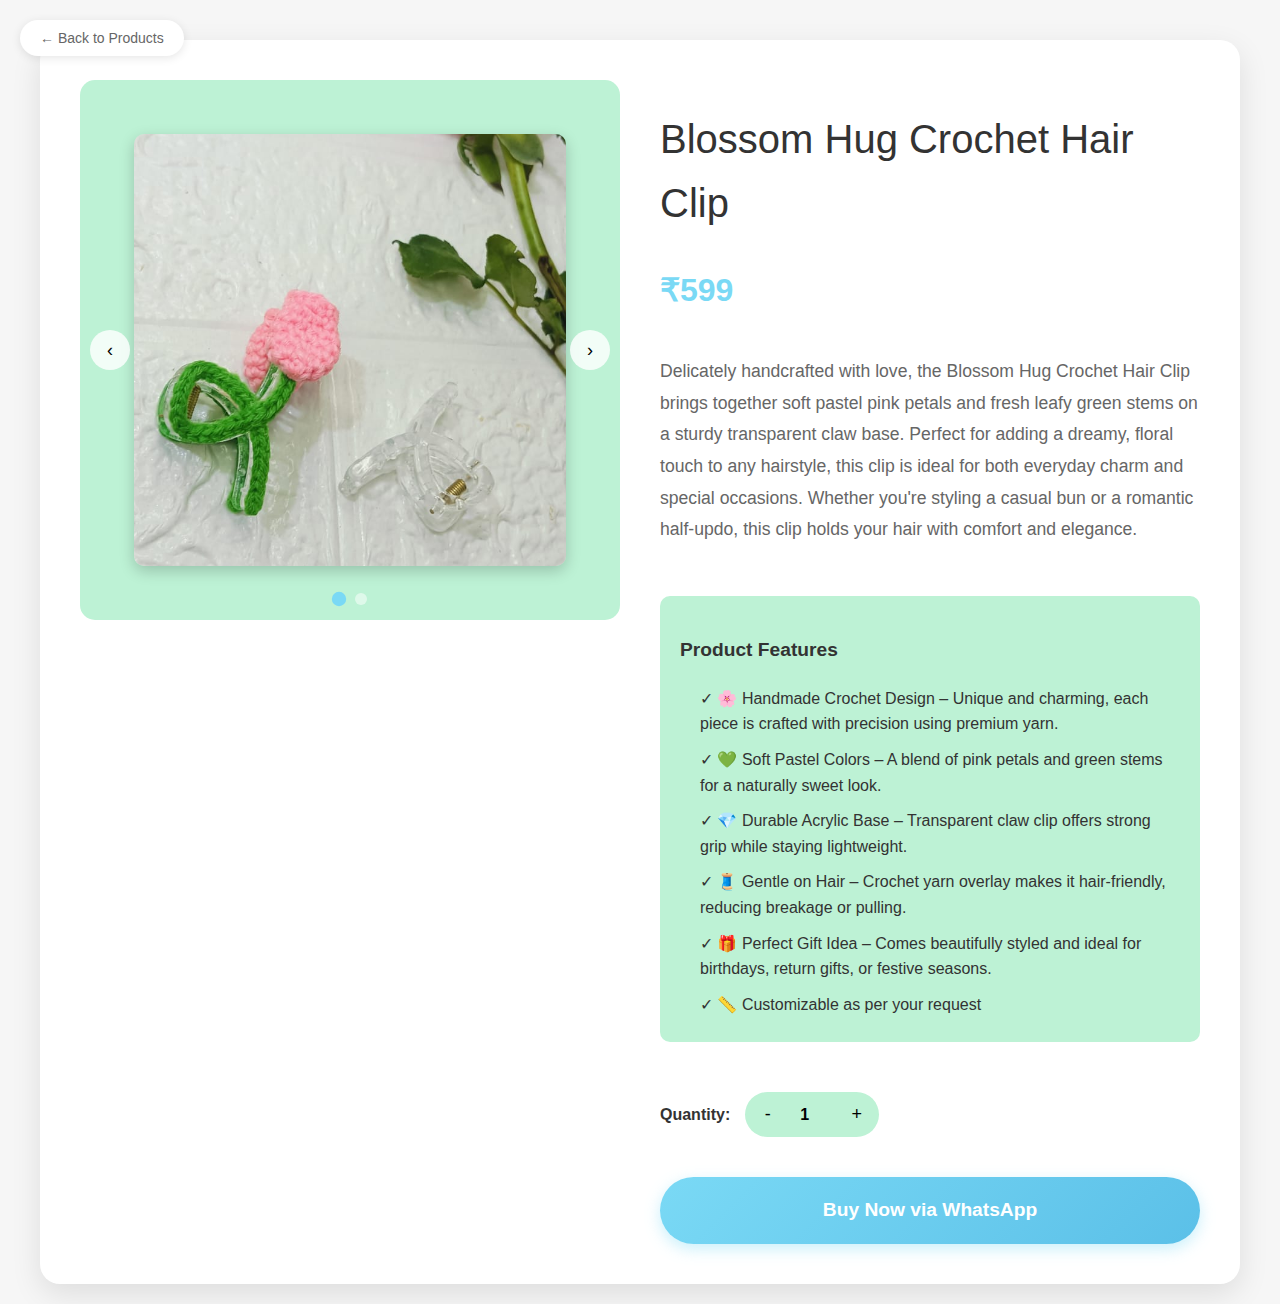
<file: product6.html>
<!DOCTYPE html>
<html lang="en">
<head>
    <meta charset="UTF-8">
    <meta name="viewport" content="width=device-width, initial-scale=1.0">
    <title>Blossom Hug Crochet Hair Clip - Product Details</title>

</head>
<body style="margin: 0; padding: 0; box-sizing: border-box; font-family: 'Segoe UI', Tahoma, Geneva, Verdana, sans-serif; background-color: #F6F6F6; color: #333; line-height: 1.6;">
    <button style="position: absolute; top: 20px; left: 20px; background: white; border: none; padding: 10px 20px; border-radius: 25px; cursor: pointer; font-size: 14px; color: #666; box-shadow: 0 2px 10px rgba(0, 0, 0, 0.1); transition: all 0.3s ease;" onclick="window.history.back()" onmouseover="this.style.background='#BDF2D5'; this.style.color='#333'" onmouseout="this.style.background='white'; this.style.color='#666'">← Back to Products</button>

    <div style="max-width: 1200px; margin: 0 auto; padding: 20px;">
        <div style="display: grid; grid-template-columns: 1fr 1fr; gap: 40px; background: white; border-radius: 20px; padding: 40px; box-shadow: 0 10px 30px rgba(0, 0, 0, 0.1); margin-top: 20px;" id="productContainer">
            <!-- Image Slider -->
            <div style="position: relative; overflow: hidden; border-radius: 15px; background: #BDF2D5; aspect-ratio: 1;">
                <div style="display: flex; transition: transform 0.5s ease; height: 100%;" id="sliderContainer">
                    <div class="slide" style="min-width: 100%; height: 100%; display: flex; align-items: center; justify-content: center;">
                        <img src="product img/prod6/prod6img1.jpg" alt="Handcrafted Ceramic Mug - View 1" style="width: 80%; height: 80%; object-fit: cover; border-radius: 10px; box-shadow: 0 5px 15px rgba(0, 0, 0, 0.2);">
                    </div>
                    <div class="slide" style="min-width: 100%; height: 100%; display: flex; align-items: center; justify-content: center;">
                        <img src="product img/prod6/prod6img2.jpg" alt="Handcrafted Ceramic Mug - View 2" style="width: 80%; height: 80%; object-fit: cover; border-radius: 10px; box-shadow: 0 5px 15px rgba(0, 0, 0, 0.2);">
                    </div>
                    <!-- <div class="slide" style="min-width: 100%; height: 100%; display: flex; align-items: center; justify-content: center;">
                        <img src="product img/prod5/prod5img3jpg.jpg" alt="Handcrafted Ceramic Mug - View 3" style="width: 80%; height: 80%; object-fit: cover; border-radius: 10px; box-shadow: 0 5px 15px rgba(0, 0, 0, 0.2);">
                    </div> -->
                    <!-- <div class="slide" style="min-width: 100%; height: 100%; display: flex; align-items: center; justify-content: center; " >
                        <img src="https://images.unsplash.com/photo-1571019613454-1cb2f99b2d8b?w=400&h=400&fit=crop" alt="Handcrafted Ceramic Mug - View 4" style="width: 80%; height: 80%; object-fit: cover; border-radius: 10px; box-shadow: 0 5px 15px rgba(0, 0, 0, 0.2);">
                    </div> -->
                </div>
                
                <button style="position: absolute; top: 50%; left: 10px; transform: translateY(-50%); background: rgba(255, 255, 255, 0.8); border: none; width: 40px; height: 40px; border-radius: 50%; cursor: pointer; display: flex; align-items: center; justify-content: center; font-size: 18px; transition: all 0.3s ease;" onclick="previousSlide()" onmouseover="this.style.background='#7AD9F5'; this.style.color='white'" onmouseout="this.style.background='rgba(255, 255, 255, 0.8)'; this.style.color='black'">‹</button>
                <button style="position: absolute; top: 50%; right: 10px; transform: translateY(-50%); background: rgba(255, 255, 255, 0.8); border: none; width: 40px; height: 40px; border-radius: 50%; cursor: pointer; display: flex; align-items: center; justify-content: center; font-size: 18px; transition: all 0.3s ease;" onclick="nextSlide()" onmouseover="this.style.background='#7AD9F5'; this.style.color='white'" onmouseout="this.style.background='rgba(255, 255, 255, 0.8)'; this.style.color='black'">›</button>
                
                <div style="position: absolute; bottom: 15px; left: 50%; transform: translateX(-50%); display: flex; gap: 10px;">
                    <span style="width: 12px; height: 12px; border-radius: 50%; background: #7AD9F5; cursor: pointer; transition: all 0.3s ease; transform: scale(1.2);" onclick="currentSlide(1)" id="dot1"></span>
                    <span style="width: 12px; height: 12px; border-radius: 50%; background: rgba(255, 255, 255, 0.5); cursor: pointer; transition: all 0.3s ease;" onclick="currentSlide(2)" id="dot2"></span>
                    <!-- <span style="width: 12px; height: 12px; border-radius: 50%; background: rgba(255, 255, 255, 0.5); cursor: pointer; transition: all 0.3s ease;" onclick="currentSlide(3)" id="dot3"></span> -->
                    <!-- <span style="width: 12px; height: 12px; border-radius: 50%; background: rgba(255, 255, 255, 0.5); cursor: pointer; transition: all 0.3s ease;" onclick="currentSlide(4)" id="dot4"></span> -->
                </div>
            </div>

            <!-- Product Details -->
            <div style="display: flex; flex-direction: column; gap: 20px;">
                <h1 style="font-size: 2.5rem; color: #333; margin-bottom: 10px; font-weight: 300;">Blossom Hug Crochet Hair Clip </h1>
                <div style="font-size: 2rem; color: #7AD9F5; font-weight: bold; margin-bottom: 20px;">₹599</div>
                
                <div style="color: #666; font-size: 1.1rem; line-height: 1.8; margin-bottom: 30px;">
                   Delicately handcrafted with love, the Blossom Hug Crochet Hair Clip brings together soft pastel pink petals and fresh leafy green stems on a sturdy transparent claw base. Perfect for adding a dreamy, floral touch to any hairstyle, this clip is ideal for
                    both everyday charm and special occasions. Whether you're styling a casual bun or a romantic half-updo, this clip holds your hair with comfort and elegance.
                </div>

                <div style="background: #BDF2D5; padding: 20px; border-radius: 10px; margin-bottom: 30px;">
                    <h3 style="color: #333; margin-bottom: 15px; font-size: 1.2rem;">Product Features</h3>
                    <ul style="list-style: none; margin: 0; padding: 0;">
                        <li style="padding: 5px 0; position: relative; padding-left: 20px;">✓ 🌸 Handmade Crochet Design – Unique and charming, each piece is crafted with precision using premium yarn.</li>
                        <li style="padding: 5px 0; position: relative; padding-left: 20px;">✓ 💚 Soft Pastel Colors – A blend of pink petals and green stems for a naturally sweet look.</li>
                        <li style="padding: 5px 0; position: relative; padding-left: 20px;">✓ 💎 Durable Acrylic Base – Transparent claw clip offers strong grip while staying lightweight.</li>
                        <li style="padding: 5px 0; position: relative; padding-left: 20px;">✓ 🧵 Gentle on Hair – Crochet yarn overlay makes it hair-friendly, reducing breakage or pulling.</li>
                        <li style="padding: 5px 0; position: relative; padding-left: 20px;">✓ 🎁 Perfect Gift Idea – Comes beautifully styled and ideal for birthdays, return gifts, or festive seasons.</li>
                        <li style="padding: 5px 0; position: relative; padding-left: 20px;">✓ 📏 Customizable as per your request</li>
                    </ul>
                </div>

                <div style="display: flex; align-items: center; gap: 15px; margin-bottom: 20px;">
                    <span style="font-weight: 600; color: #333;">Quantity:</span>
                    <div style="display: flex; align-items: center; background: #BDF2D5; border-radius: 25px; padding: 5px;">
                        <button style="background: none; border: none; width: 35px; height: 35px; border-radius: 50%; cursor: pointer; font-size: 18px; display: flex; align-items: center; justify-content: center; transition: all 0.3s ease;" onclick="decreaseQuantity()" onmouseover="this.style.background='#7AD9F5'; this.style.color='white'" onmouseout="this.style.background='none'; this.style.color='black'">-</button>
                        <input type="number" style="border: none; background: none; width: 50px; text-align: center; font-size: 16px; font-weight: 600;" value="1" min="1" max="10" id="quantityInput">
                        <button style="background: none; border: none; width: 35px; height: 35px; border-radius: 50%; cursor: pointer; font-size: 18px; display: flex; align-items: center; justify-content: center; transition: all 0.3s ease;" onclick="increaseQuantity()" onmouseover="this.style.background='#7AD9F5'; this.style.color='white'" onmouseout="this.style.background='none'; this.style.color='black'">+</button>
                    </div>
                </div>

                <a href="#" style="background: linear-gradient(135deg, #7AD9F5, #5BC0E8); color: white; border: none; padding: 18px 40px; font-size: 1.2rem; border-radius: 50px; cursor: pointer; transition: all 0.3s ease; text-decoration: none; display: inline-block; text-align: center; font-weight: 600; box-shadow: 0 5px 15px rgba(122, 217, 245, 0.4);" onclick="buyNow()" onmouseover="this.style.transform='translateY(-2px)'; this.style.boxShadow='0 8px 25px rgba(122, 217, 245, 0.6)'" onmouseout="this.style.transform='translateY(0)'; this.style.boxShadow='0 5px 15px rgba(122, 217, 245, 0.4)'">
                    Buy Now via WhatsApp
                </a>
            </div>
        </div>
    </div>

    <script>
        let currentSlideIndex = 0;
        const slides = document.querySelectorAll('.slide');
        const totalSlides = slides.length;

        function showSlide(index) {
            const container = document.getElementById('sliderContainer');
            const dots = [
                document.getElementById('dot1'),
                document.getElementById('dot2'),
                document.getElementById('dot3'),
                document.getElementById('dot4')
            ];
            
            container.style.transform = `translateX(-${index * 100}%)`;
            
            dots.forEach((dot, i) => {
                if (i === index) {
                    dot.style.background = '#7AD9F5';
                    dot.style.transform = 'scale(1.2)';
                } else {
                    dot.style.background = 'rgba(255, 255, 255, 0.5)';
                    dot.style.transform = 'scale(1)';
                }
            });
        }

        // Responsive design for mobile
        function updateLayout() {
            const container = document.getElementById('productContainer');
            if (window.innerWidth <= 768) {
                container.style.gridTemplateColumns = '1fr';
                container.style.gap = '20px';
                container.style.padding = '20px';
            } else {
                container.style.gridTemplateColumns = '1fr 1fr';
                container.style.gap = '40px';
                container.style.padding = '40px';
            }
        }

        window.addEventListener('resize', updateLayout);
        window.addEventListener('load', updateLayout);

        function nextSlide() {
            currentSlideIndex = (currentSlideIndex + 1) % totalSlides;
            showSlide(currentSlideIndex);
        }

        function previousSlide() {
            currentSlideIndex = (currentSlideIndex - 1 + totalSlides) % totalSlides;
            showSlide(currentSlideIndex);
        }

        function currentSlide(index) {
            currentSlideIndex = index - 1;
            showSlide(currentSlideIndex);
        }

        // Auto-play slider
        // setInterval(nextSlide, 4000);

        // Quantity controls
        function increaseQuantity() {
            const input = document.getElementById('quantityInput');
            const currentValue = parseInt(input.value);
            if (currentValue < 10) {
                input.value = currentValue + 1;
            }
        }

        function decreaseQuantity() {
            const input = document.getElementById('quantityInput');
            const currentValue = parseInt(input.value);
            if (currentValue > 1) {
                input.value = currentValue - 1;
            }
        }

        // Buy Now function
        function buyNow() {
            const quantity = document.getElementById('quantityInput').value;
            const productName = "Handcrafted Ceramic Mug";
            const price = 599;
            const total = price * quantity;
            
          const pageURL = window.location.href;
const message = `Hi! I'm interested in buying:

Product: ${productName}
Quantity: ${quantity}
Price per item: ₹${price}
Total: ₹${total}

I found this product on: ${pageURL}

Please let me know the next steps for ordering.`;
            
            const whatsappURL = `https://wa.me/9867374183?text=${encodeURIComponent(message)}`;
            window.open(whatsappURL, '_blank');
        }
    </script>
</body>
</html>
</file>
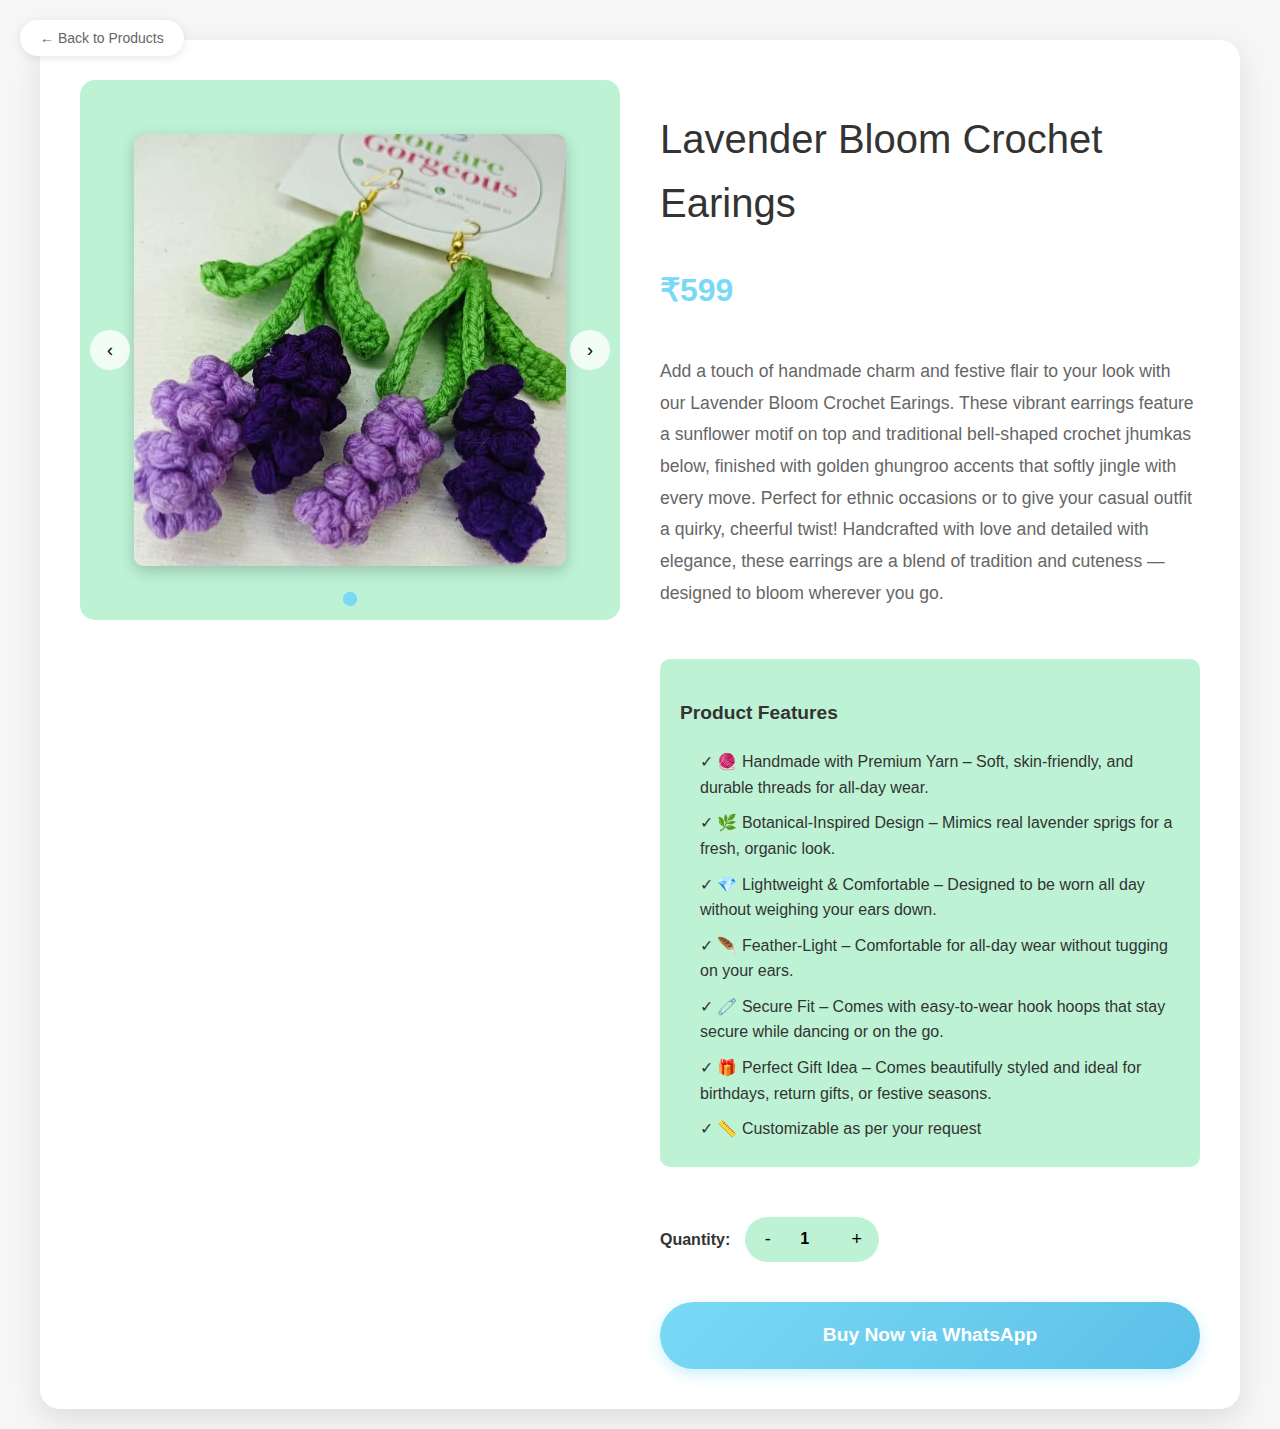
<file: product9.html>
<!DOCTYPE html>
<html lang="en">
<head>
    <meta charset="UTF-8">
    <meta name="viewport" content="width=device-width, initial-scale=1.0">
    <title>Lavender Bloom Crochet Earings- Product Details</title>

</head>
<body style="margin: 0; padding: 0; box-sizing: border-box; font-family: 'Segoe UI', Tahoma, Geneva, Verdana, sans-serif; background-color: #F6F6F6; color: #333; line-height: 1.6;">
    <button style="position: absolute; top: 20px; left: 20px; background: white; border: none; padding: 10px 20px; border-radius: 25px; cursor: pointer; font-size: 14px; color: #666; box-shadow: 0 2px 10px rgba(0, 0, 0, 0.1); transition: all 0.3s ease;" onclick="window.history.back()" onmouseover="this.style.background='#BDF2D5'; this.style.color='#333'" onmouseout="this.style.background='white'; this.style.color='#666'">← Back to Products</button>

    <div style="max-width: 1200px; margin: 0 auto; padding: 20px;">
        <div style="display: grid; grid-template-columns: 1fr 1fr; gap: 40px; background: white; border-radius: 20px; padding: 40px; box-shadow: 0 10px 30px rgba(0, 0, 0, 0.1); margin-top: 20px;" id="productContainer">
            <!-- Image Slider -->
            <div style="position: relative; overflow: hidden; border-radius: 15px; background: #BDF2D5; aspect-ratio: 1;">
                <div style="display: flex; transition: transform 0.5s ease; height: 100%;" id="sliderContainer">
                    <div class="slide" style="min-width: 100%; height: 100%; display: flex; align-items: center; justify-content: center;">
                        <img src="product img/prod9/prod9img1.jpg" alt="Handcrafted Ceramic Mug - View 1" style="width: 80%; height: 80%; object-fit: cover; border-radius: 10px; box-shadow: 0 5px 15px rgba(0, 0, 0, 0.2);">
                    </div>
                    <!-- <div class="slide" style="min-width: 100%; height: 100%; display: flex; align-items: center; justify-content: center;">
                        <img src="product img/prod9/prod9img1.jpg" alt="Handcrafted Ceramic Mug - View 2" style="width: 80%; height: 80%; object-fit: cover; border-radius: 10px; box-shadow: 0 5px 15px rgba(0, 0, 0, 0.2);">
                    </div> -->
                    <!-- <div class="slide" style="min-width: 100%; height: 100%; display: flex; align-items: center; justify-content: center;">
                        <img src="product img/prod5/prod5img3jpg.jpg" alt="Handcrafted Ceramic Mug - View 3" style="width: 80%; height: 80%; object-fit: cover; border-radius: 10px; box-shadow: 0 5px 15px rgba(0, 0, 0, 0.2);">
                    </div> -->
                    <!-- <div class="slide" style="min-width: 100%; height: 100%; display: flex; align-items: center; justify-content: center; " >
                        <img src="https://images.unsplash.com/photo-1571019613454-1cb2f99b2d8b?w=400&h=400&fit=crop" alt="Handcrafted Ceramic Mug - View 4" style="width: 80%; height: 80%; object-fit: cover; border-radius: 10px; box-shadow: 0 5px 15px rgba(0, 0, 0, 0.2);">
                    </div> -->
                </div>
                
                <button style="position: absolute; top: 50%; left: 10px; transform: translateY(-50%); background: rgba(255, 255, 255, 0.8); border: none; width: 40px; height: 40px; border-radius: 50%; cursor: pointer; display: flex; align-items: center; justify-content: center; font-size: 18px; transition: all 0.3s ease;" onclick="previousSlide()" onmouseover="this.style.background='#7AD9F5'; this.style.color='white'" onmouseout="this.style.background='rgba(255, 255, 255, 0.8)'; this.style.color='black'">‹</button>
                <button style="position: absolute; top: 50%; right: 10px; transform: translateY(-50%); background: rgba(255, 255, 255, 0.8); border: none; width: 40px; height: 40px; border-radius: 50%; cursor: pointer; display: flex; align-items: center; justify-content: center; font-size: 18px; transition: all 0.3s ease;" onclick="nextSlide()" onmouseover="this.style.background='#7AD9F5'; this.style.color='white'" onmouseout="this.style.background='rgba(255, 255, 255, 0.8)'; this.style.color='black'">›</button>
                
                <div style="position: absolute; bottom: 15px; left: 50%; transform: translateX(-50%); display: flex; gap: 10px;">
                    <span style="width: 12px; height: 12px; border-radius: 50%; background: #7AD9F5; cursor: pointer; transition: all 0.3s ease; transform: scale(1.2);" onclick="currentSlide(1)" id="dot1"></span>
                    <!-- <span style="width: 12px; height: 12px; border-radius: 50%; background: rgba(255, 255, 255, 0.5); cursor: pointer; transition: all 0.3s ease;" onclick="currentSlide(2)" id="dot2"></span> -->
                    <!-- <span style="width: 12px; height: 12px; border-radius: 50%; background: rgba(255, 255, 255, 0.5); cursor: pointer; transition: all 0.3s ease;" onclick="currentSlide(3)" id="dot3"></span> -->
                    <!-- <span style="width: 12px; height: 12px; border-radius: 50%; background: rgba(255, 255, 255, 0.5); cursor: pointer; transition: all 0.3s ease;" onclick="currentSlide(4)" id="dot4"></span> -->
                </div>
            </div>

            <!-- Product Details -->
            <div style="display: flex; flex-direction: column; gap: 20px;">
                <h1 style="font-size: 2.5rem; color: #333; margin-bottom: 10px; font-weight: 300;">Lavender Bloom Crochet Earings

</h1>
                <div style="font-size: 2rem; color: #7AD9F5; font-weight: bold; margin-bottom: 20px;">₹599</div>
                
                <div style="color: #666; font-size: 1.1rem; line-height: 1.8; margin-bottom: 30px;">
                 Add a touch of handmade charm and festive flair to your look with our Lavender Bloom Crochet Earings. These vibrant earrings feature a sunflower motif on top and traditional bell-shaped crochet jhumkas below, finished with golden ghungroo accents that softly jingle with every move. Perfect for ethnic occasions or to give your casual outfit a quirky, cheerful twist!
                Handcrafted with love and detailed with elegance, these earrings are a blend of tradition and cuteness — designed to bloom wherever you go.
                </div>

                <div style="background: #BDF2D5; padding: 20px; border-radius: 10px; margin-bottom: 30px;">
                    <h3 style="color: #333; margin-bottom: 15px; font-size: 1.2rem;">Product Features</h3>
                    <ul style="list-style: none; margin: 0; padding: 0;">
                        <li style="padding: 5px 0; position: relative; padding-left: 20px;">✓ 🧶 Handmade with Premium Yarn – Soft, skin-friendly, and durable threads for all-day wear.</li>
                        <li style="padding: 5px 0; position: relative; padding-left: 20px;">✓ 🌿 Botanical-Inspired Design – Mimics real lavender sprigs for a fresh, organic look.</li>
                        <li style="padding: 5px 0; position: relative; padding-left: 20px;">✓ 💎 Lightweight & Comfortable – Designed to be worn all day without weighing your ears down.</li>
                        <li style="padding: 5px 0; position: relative; padding-left: 20px;">✓ 🪶 Feather-Light – Comfortable for all-day wear without tugging on your ears.</li>
                        <li style="padding: 5px 0; position: relative; padding-left: 20px;">✓ 🧷 Secure Fit – Comes with easy-to-wear hook hoops that stay secure while dancing or on the go.</li>
                        <li style="padding: 5px 0; position: relative; padding-left: 20px;">✓ 🎁 Perfect Gift Idea – Comes beautifully styled and ideal for birthdays, return gifts, or festive seasons.</li>
                        <li style="padding: 5px 0; position: relative; padding-left: 20px;">✓ 📏 Customizable as per your request</li>
                    </ul>
                </div>

                <div style="display: flex; align-items: center; gap: 15px; margin-bottom: 20px;">
                    <span style="font-weight: 600; color: #333;">Quantity:</span>
                    <div style="display: flex; align-items: center; background: #BDF2D5; border-radius: 25px; padding: 5px;">
                        <button style="background: none; border: none; width: 35px; height: 35px; border-radius: 50%; cursor: pointer; font-size: 18px; display: flex; align-items: center; justify-content: center; transition: all 0.3s ease;" onclick="decreaseQuantity()" onmouseover="this.style.background='#7AD9F5'; this.style.color='white'" onmouseout="this.style.background='none'; this.style.color='black'">-</button>
                        <input type="number" style="border: none; background: none; width: 50px; text-align: center; font-size: 16px; font-weight: 600;" value="1" min="1" max="10" id="quantityInput">
                        <button style="background: none; border: none; width: 35px; height: 35px; border-radius: 50%; cursor: pointer; font-size: 18px; display: flex; align-items: center; justify-content: center; transition: all 0.3s ease;" onclick="increaseQuantity()" onmouseover="this.style.background='#7AD9F5'; this.style.color='white'" onmouseout="this.style.background='none'; this.style.color='black'">+</button>
                    </div>
                </div>

                <a href="#" style="background: linear-gradient(135deg, #7AD9F5, #5BC0E8); color: white; border: none; padding: 18px 40px; font-size: 1.2rem; border-radius: 50px; cursor: pointer; transition: all 0.3s ease; text-decoration: none; display: inline-block; text-align: center; font-weight: 600; box-shadow: 0 5px 15px rgba(122, 217, 245, 0.4);" onclick="buyNow()" onmouseover="this.style.transform='translateY(-2px)'; this.style.boxShadow='0 8px 25px rgba(122, 217, 245, 0.6)'" onmouseout="this.style.transform='translateY(0)'; this.style.boxShadow='0 5px 15px rgba(122, 217, 245, 0.4)'">
                    Buy Now via WhatsApp
                </a>
            </div>
        </div>
    </div>

    <script>
        let currentSlideIndex = 0;
        const slides = document.querySelectorAll('.slide');
        const totalSlides = slides.length;

        function showSlide(index) {
            const container = document.getElementById('sliderContainer');
            const dots = [
                document.getElementById('dot1'),
                document.getElementById('dot2'),
                document.getElementById('dot3'),
                document.getElementById('dot4')
            ];
            
            container.style.transform = `translateX(-${index * 100}%)`;
            
            dots.forEach((dot, i) => {
                if (i === index) {
                    dot.style.background = '#7AD9F5';
                    dot.style.transform = 'scale(1.2)';
                } else {
                    dot.style.background = 'rgba(255, 255, 255, 0.5)';
                    dot.style.transform = 'scale(1)';
                }
            });
        }

        // Responsive design for mobile
        function updateLayout() {
            const container = document.getElementById('productContainer');
            if (window.innerWidth <= 768) {
                container.style.gridTemplateColumns = '1fr';
                container.style.gap = '20px';
                container.style.padding = '20px';
            } else {
                container.style.gridTemplateColumns = '1fr 1fr';
                container.style.gap = '40px';
                container.style.padding = '40px';
            }
        }

        window.addEventListener('resize', updateLayout);
        window.addEventListener('load', updateLayout);

        function nextSlide() {
            currentSlideIndex = (currentSlideIndex + 1) % totalSlides;
            showSlide(currentSlideIndex);
        }

        function previousSlide() {
            currentSlideIndex = (currentSlideIndex - 1 + totalSlides) % totalSlides;
            showSlide(currentSlideIndex);
        }

        function currentSlide(index) {
            currentSlideIndex = index - 1;
            showSlide(currentSlideIndex);
        }

        // Auto-play slider
        // setInterval(nextSlide, 4000);

        // Quantity controls
        function increaseQuantity() {
            const input = document.getElementById('quantityInput');
            const currentValue = parseInt(input.value);
            if (currentValue < 10) {
                input.value = currentValue + 1;
            }
        }

        function decreaseQuantity() {
            const input = document.getElementById('quantityInput');
            const currentValue = parseInt(input.value);
            if (currentValue > 1) {
                input.value = currentValue - 1;
            }
        }

        // Buy Now function
        function buyNow() {
            const quantity = document.getElementById('quantityInput').value;
            const productName = "Handcrafted Ceramic Mug";
            const price = 599;
            const total = price * quantity;
            
          const pageURL = window.location.href;
const message = `Hi! I'm interested in buying:

Product: ${productName}
Quantity: ${quantity}
Price per item: ₹${price}
Total: ₹${total}

I found this product on: ${pageURL}

Please let me know the next steps for ordering.`;
            
            const whatsappURL = `https://wa.me/9867374183?text=${encodeURIComponent(message)}`;
            window.open(whatsappURL, '_blank');
        }
    </script>
</body>
</html>
</file>
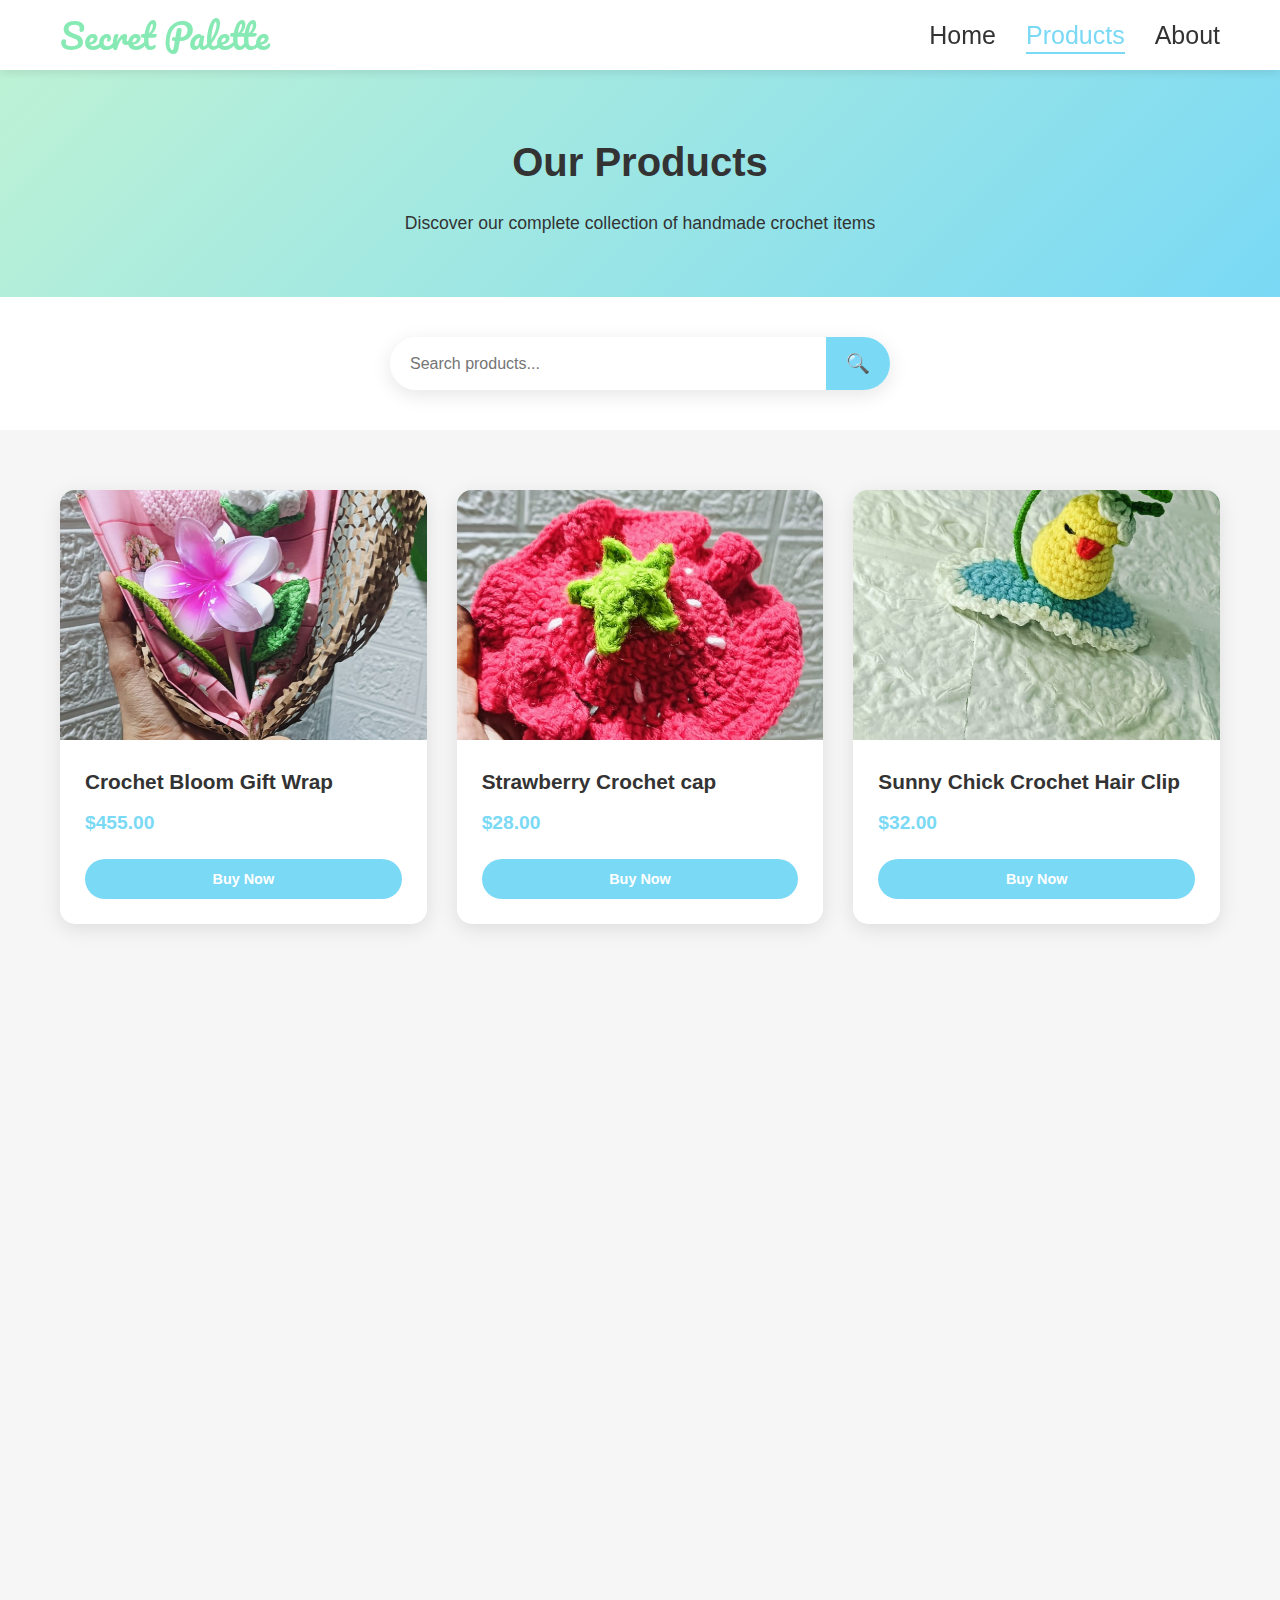
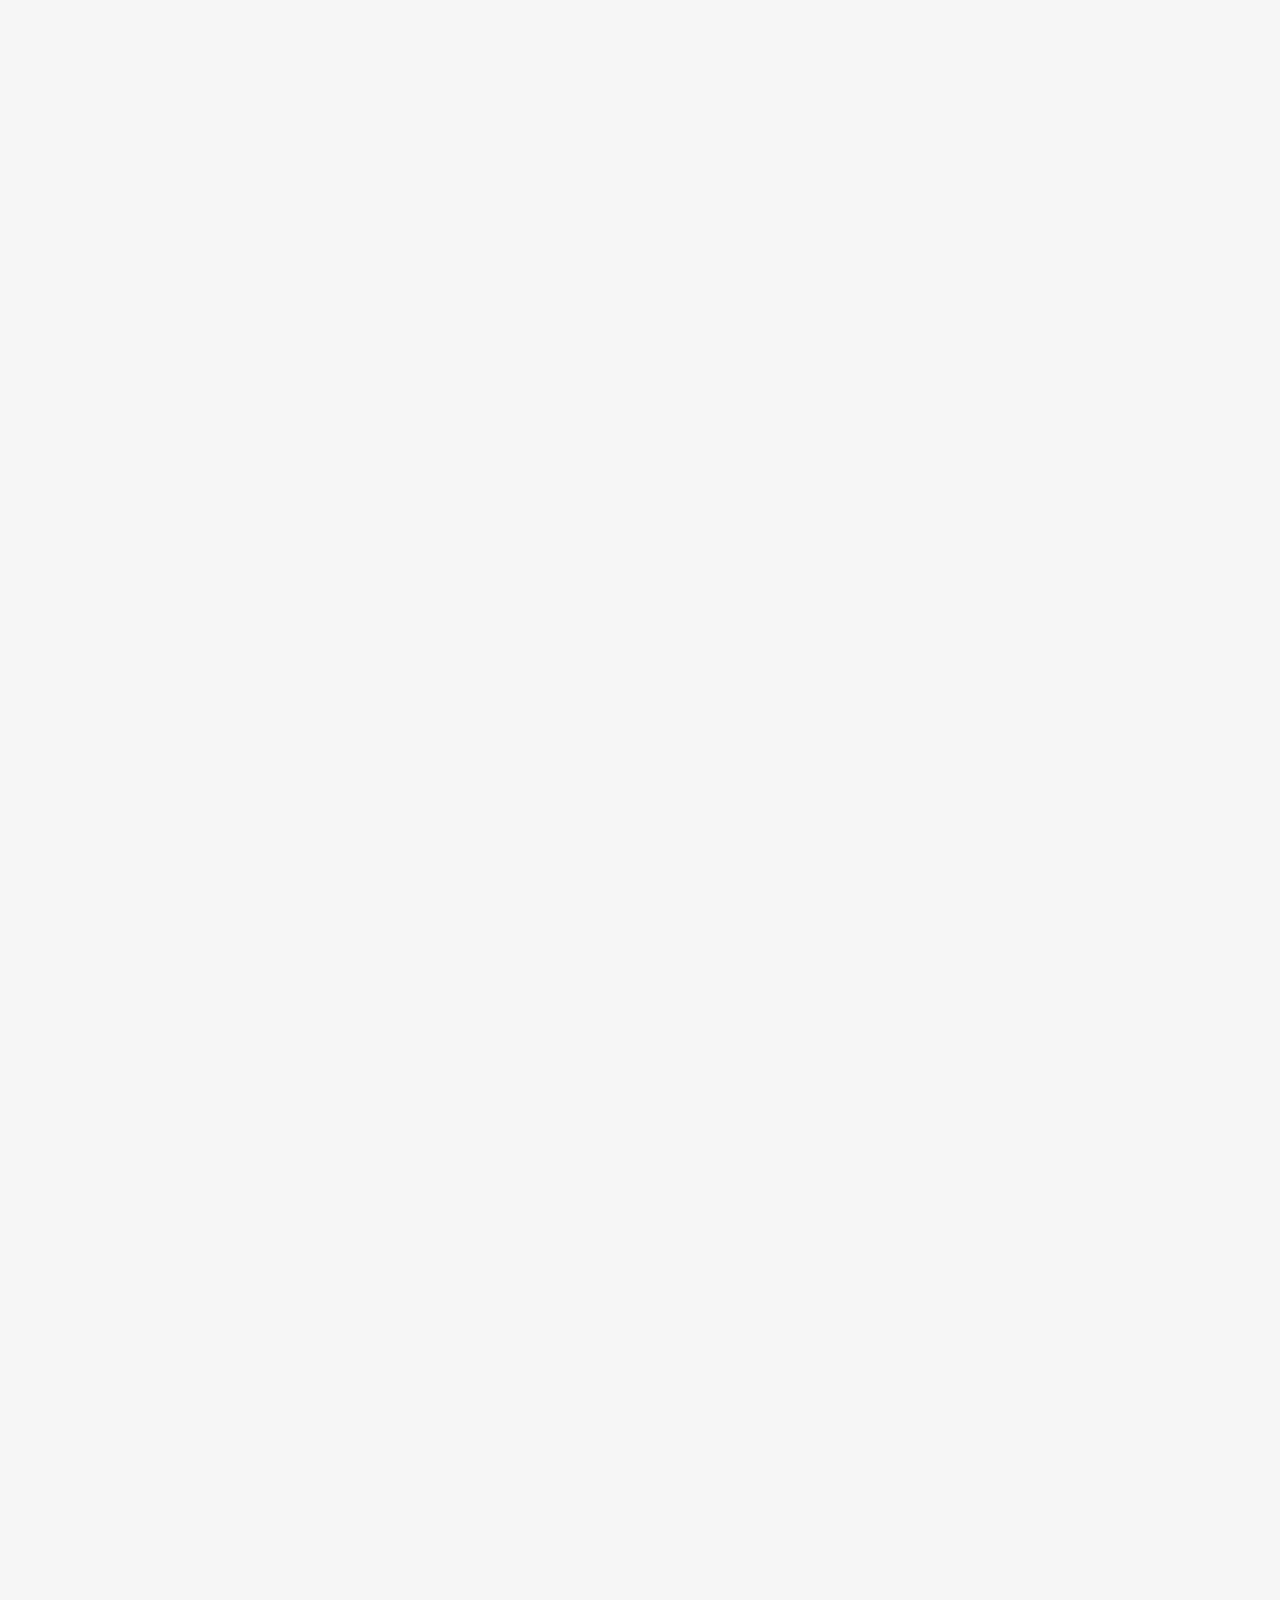
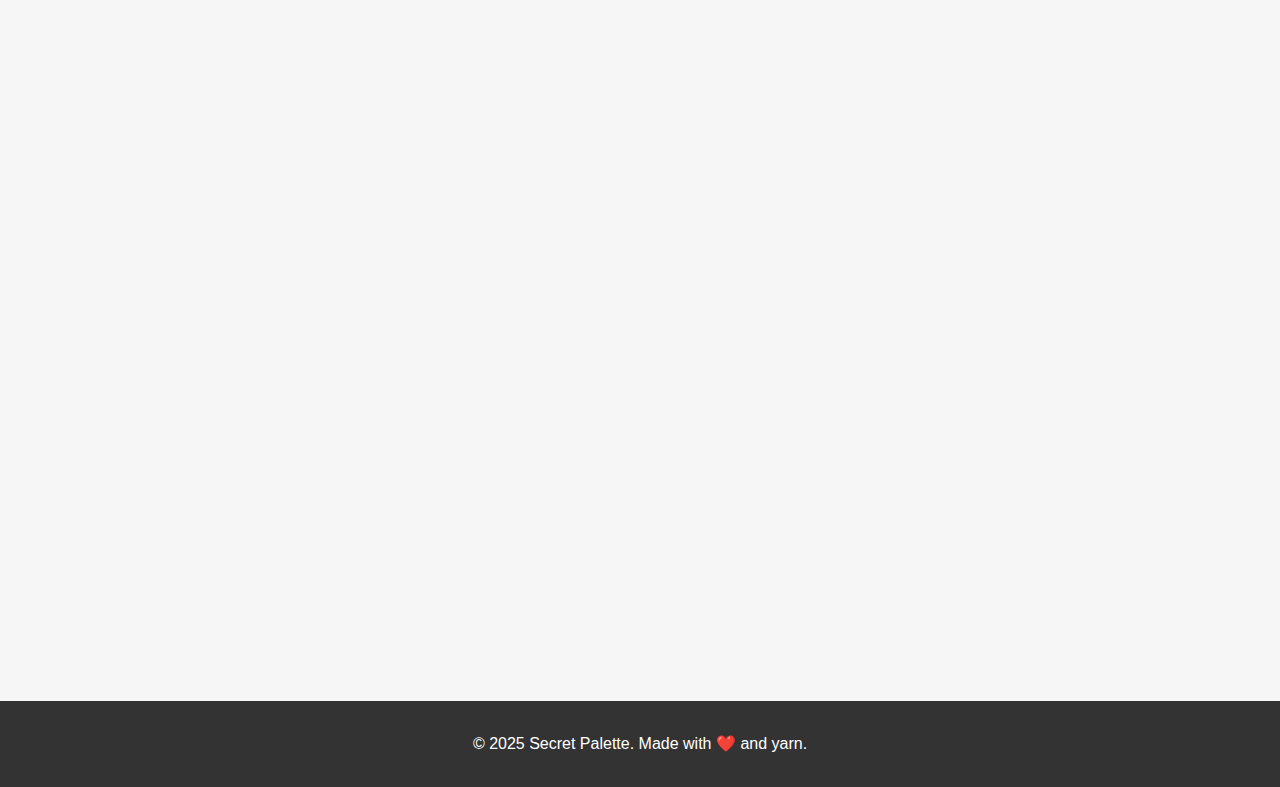
<file: products.html>
<!DOCTYPE html>
<html lang="en">
<head>
    <meta charset="UTF-8">
    <meta name="viewport" content="width=device-width, initial-scale=1.0">
    <title>Products - Secret Palette</title>
    <link rel="stylesheet" href="style.css">
</head>
<body>
    <!-- Navigation Bar -->
    <nav class="navbar">
        <div class="nav-container">
            <div class="nav-logo">
                <h2>Secret Palette</h2>
            </div>
            <ul class="nav-menu">
                <li class="nav-item">
                    <a href="index.html" class="nav-link">Home</a>
                </li>
                <li class="nav-item">
                    <a href="products.html" class="nav-link active">Products</a>
                </li>
                <li class="nav-item">
                    <a href="about.html" class="nav-link">About</a>
                </li>
            </ul>
            <div class="hamburger">
                <span class="bar"></span>
                <span class="bar"></span>
                <span class="bar"></span>
            </div>
        </div>
    </nav>

    <main>
        <!-- Page Header -->
        <section class="page-header">
            <div class="container">
                <h1>Our Products</h1>
                <p>Discover our complete collection of handmade crochet items</p>
            </div>
        </section>

        <!-- Search Section -->
        <section class="search-section">
            <div class="container">
                <div class="search-container">
                    <input type="text" id="productSearchInput" placeholder="Search products..." class="search-input">
                    <button class="search-button">🔍</button>
                </div>
            </div>
        </section>

        <!-- Products Grid -->
        <section class="all-products">
            <div class="container">
                <div class="products-grid" id="productsGrid">
                    <!-- Products will be dynamically loaded here -->
                </div>
                <div id="noResults" class="no-results" style="display: none;">
                    <p>No products found matching your search.</p>
                </div>
            </div>
        </section>
    </main>

    <!-- Footer -->
    <footer class="footer">
        <div class="container">
            <p>&copy; 2025 Secret Palette. Made with ❤️ and yarn.</p>
        </div>
    </footer>

    <script src="script.js"></script>
</body>
</html>
</file>
<file: style.css>
/* CSS Reset and Base Styles */

@import url('https://fonts.googleapis.com/css2?family=Pacifico&display=swap');



* {
    margin: 0;
    padding: 0;
    box-sizing: border-box;
}

body {
    font-family: 'Arial', sans-serif;
    line-height: 1.6;
    color: #333;
    background-color: #F6F6F6;
}

.container {
    max-width: 1200px;
    margin: 0 auto;
    padding: 0 20px;
}

/* Navigation Styles */
.navbar {
    background-color: #fff;
    box-shadow: 0 2px 10px rgba(0, 0, 0, 0.1);
    position: fixed;
    width: 100%;
    top: 0;
    z-index: 1000;
}

.nav-container {
    max-width: 1200px;
    margin: 0 auto;
    padding: 0 20px;
    display: flex;
    justify-content: space-between;
    align-items: center;
    height: 70px;
}

.nav-logo h2 {
   
  font-family: "Pacifico", cursive;
  font-weight: 400;
  font-style: normal;
  font-size: 35px   ;
  color: #87e9b3;


}

.nav-menu {
    display: flex;
    list-style: none;
    gap: 30px;
}

.nav-link {
    text-decoration: none;
    color: #333;
    font-weight: 500;
    transition: color 0.3s ease;
    position: relative;
    font-size: 25px;
}

.nav-link:hover,
.nav-link.active {
    color: #7AD9F5;
}

.nav-link.active::after {
    content: '';
    position: absolute;
    bottom: -5px;
    left: 0;
    width: 100%;
    height: 2px;
    background-color: #7AD9F5;
}

/* Hamburger Menu */
.hamburger {
    display: none;
    flex-direction: column;
    cursor: pointer;
}

.bar {
    width: 25px;
    height: 3px;
    background-color: #333;
    margin: 3px 0;
    transition: 0.3s;
}

/* Main Content */
main {
    margin-top: 70px;
}

/* Hero Section */
.hero {
    background: linear-gradient(135deg, #BDF2D5 0%, #7AD9F5 100%);
    padding: 80px 0;
    text-align: center;
    color: #333;
}

.hero-content h1 {
    font-size: 3rem;
    margin-bottom: 20px;
    font-weight: bold;
}

.hero-content p {
    font-size: 1.2rem;
    margin-bottom: 30px;
    max-width: 600px;
    margin-left: auto;
    margin-right: auto;
}

/* Buttons */
.cta-button {
    background-color: #7AD9F5;
    color: #fff;
    padding: 15px 30px;
    text-decoration: none;
    border-radius: 50px;
    font-weight: bold;
    transition: all 0.3s ease;
    display: inline-block;
    border: none;
    cursor: pointer;
    font-size: 1rem;
}

.cta-button:hover {
    background-color: #5bc7e8;
    transform: translateY(-2px);
    box-shadow: 0 5px 15px rgba(122, 217, 245, 0.3);
}

.learn-more-button {
    background-color: transparent;
    color: #7AD9F5;
    padding: 15px 30px;
    text-decoration: none;
    border-radius: 50px;
    font-weight: bold;
    border: 2px solid #7AD9F5;
    transition: all 0.3s ease;
    display: inline-block;
    font-size: 1rem;
}

.learn-more-button:hover {
    background-color: #7AD9F5;
    color: #fff;
    transform: translateY(-2px);
}

.buy-button {
    background-color: #7AD9F5;
    color: #fff;
    padding: 12px 24px;
    border: none;
    border-radius: 25px;
    font-weight: bold;
    cursor: pointer;
    transition: all 0.3s ease;
    width: 100%;
    font-size: 0.9rem;
}

.buy-button:hover {
    background-color: #5bc7e8;
    transform: translateY(-2px);
}

/* Search Section */
.search-section {
    padding: 40px 0;
    background-color: #fff;
}

.search-container {
    display: flex;
    max-width: 500px;
    margin: 0 auto;
    border-radius: 50px;
    overflow: hidden;
    box-shadow: 0 5px 20px rgba(0, 0, 0, 0.1);
}

.search-input {
    flex: 1;
    padding: 15px 20px;
    border: none;
    outline: none;
    font-size: 1rem;
}

.search-button {
    background-color: #7AD9F5;
    color: #fff;
    border: none;
    padding: 15px 20px;
    cursor: pointer;
    font-size: 1.2rem;
    transition: background-color 0.3s ease;
}

.search-button:hover {
    background-color: #5bc7e8;
}

/* Page Header */
.page-header {
    background: linear-gradient(135deg, #BDF2D5 0%, #7AD9F5 100%);
    padding: 60px 0;
    text-align: center;
    color: #333;
}

.page-header h1 {
    font-size: 2.5rem;
    margin-bottom: 15px;
}

.page-header p {
    font-size: 1.1rem;
}

/* Products Grid */
.featured-products,
.all-products {
    padding: 60px 0;
}

.featured-products h2 {
    text-align: center;
    margin-bottom: 50px;
    font-size: 2.5rem;
    color: #333;
}

.products-grid {
    display: grid;
    grid-template-columns: repeat(auto-fit, minmax(300px, 1fr));
    gap: 30px;
    margin-bottom: 40px;
    object-position: center top;
     object-fit: cover;
}

.product-card {
    background-color: #fff;
    border-radius: 15px;
    overflow: hidden;
    box-shadow: 0 5px 20px rgba(0, 0, 0, 0.1);
    transition: transform 0.3s ease, box-shadow 0.3s ease;
}

.product-card:hover {
    transform: translateY(-5px);
    box-shadow: 0 10px 30px rgba(0, 0, 0, 0.15);
}

.product-image {
    height: 250px;
    background-color: #BDF2D5;
    display: flex;
    align-items: center;
    justify-content: center;
    position: relative;
    overflow: hidden;
}

.placeholder-image {
    width: 100%;
    height: 200px; /* Adjust as needed */
    background: #BDF2D5;
    border-radius: 15px;
    overflow: hidden;
    display: flex;
    align-items: center;
    justify-content: center;
}

.placeholder-image img {
    width: 100%;
    height: 100%;
    object-fit: cover;
    transform: scale(0.9); /* Zoom out a bit */
    border-radius: inherit;
}


.product-info {
    padding: 25px;
}

.product-name {
    font-size: 1.3rem;
    font-weight: bold;
    margin-bottom: 10px;
    color: #333;
}

.product-price {
    font-size: 1.2rem;
    font-weight: bold;
    color: #7AD9F5;
    margin-bottom: 20px;
}

/* Brand Introduction */
.brand-intro {
    background-color: #fff;
    padding: 80px 0;
}

.intro-content {
    text-align: center;
    max-width: 800px;
    margin: 0 auto;
}

.intro-content h2 {
    font-size: 2.5rem;
    margin-bottom: 30px;
    color: #333;
}

.intro-content p {
    font-size: 1.1rem;
    margin-bottom: 25px;
    color: #666;
}

.intro-content .learn-more-button {
    margin-top: 20px;
}

/* About Page Styles */
.about-content {
    padding: 60px 0;
}

.about-grid {
    display: grid;
    grid-template-columns: 1fr 1fr;
    gap: 60px;
    margin-bottom: 80px;
    align-items: center;
}

.about-text h2 {
    font-size: 2.2rem;
    margin-bottom: 25px;
    color: #333;
}

.about-text h3 {
    font-size: 1.6rem;
    margin-top: 30px;
    margin-bottom: 15px;
    color: #7AD9F5;
}

.about-text p {
    font-size: 1.1rem;
    line-height: 1.8;
    color: #666;
    margin-bottom: 20px;
}

.about-image {
    text-align: center;
}

.image-caption {
    margin-top: 15px;
    font-style: italic;
    color: #999;
}

.values-section,
.mission-section,
.contact-section {
    margin-bottom: 60px;
}

.values-section h2,
.mission-section h2,
.contact-section h2 {
    font-size: 2.2rem;
    margin-bottom: 40px;
    text-align: center;
    color: #333;
}

.values-grid {
    display: grid;
    grid-template-columns: repeat(auto-fit, minmax(250px, 1fr));
    gap: 30px;
    margin-bottom: 40px;
}

.value-card {
    background-color: #fff;
    padding: 30px;
    border-radius: 15px;
    text-align: center;
    box-shadow: 0 5px 20px rgba(0, 0, 0, 0.1);
    transition: transform 0.3s ease;
}

.value-card:hover {
    transform: translateY(-5px);
}

.value-icon {
    font-size: 3rem;
    margin-bottom: 20px;
}

.value-card h3 {
    font-size: 1.3rem;
    margin-bottom: 15px;
    color: #333;
}

.value-card p {
    color: #666;
    line-height: 1.6;
}

.mission-section p {
    font-size: 1.1rem;
    line-height: 1.8;
    color: #666;
    max-width: 800px;
    margin: 0 auto 25px;
    text-align: center;
}

.contact-section {
    text-align: center;
}

.contact-section p {
    font-size: 1.1rem;
    color: #666;
    margin-bottom: 30px;
    max-width: 600px;
    margin-left: auto;
    margin-right: auto;
}

.contact-buttons {
    display: flex;
    gap: 20px;
    justify-content: center;
    flex-wrap: wrap;
}

/* No Results */
.no-results {
    text-align: center;
    padding: 60px 20px;
    color: #666;
    font-size: 1.2rem;
}

/* Footer */
.footer {
    background-color: #333;
    color: #fff;
    text-align: center;
    padding: 30px 0;
    margin-top: 60px;
}

/* Responsive Design */
@media screen and (max-width: 768px) {
    .hamburger {
        display: flex;
        z-index: 1001;
    }
    
    .nav-menu {
        position: fixed;
        left: -100%;
        top: 70px;
        flex-direction: column;
        background-color: #fff;
        width: 100%;
        text-align: center;
        transition: left 0.3s ease;
        box-shadow: 0 10px 27px rgba(0, 0, 0, 0.05);
        padding: 20px 0;
        z-index: 1000;
        height: calc(100vh - 70px);
    }
    
    .nav-menu.active {
        left: 0;
    }
    
    .nav-menu li {
        margin: 15px 0;
    }
    
    .nav-item {
        margin: 0;
    }
    
    .nav-link {
        display: block;
        padding: 15px 20px;
        font-size: 1.1rem;
    }
    
    .hamburger.active .bar:nth-child(2) {
        opacity: 0;
    }
    
    .hamburger.active .bar:nth-child(1) {
        transform: translateY(6px) rotate(45deg);
    }
    
    .hamburger.active .bar:nth-child(3) {
        transform: translateY(-6px) rotate(-45deg);
    }
    
    .hero-content h1 {
        font-size: 2.2rem;
    }
    
    .hero-content p {
        font-size: 1rem;
    }
    
    .page-header h1 {
        font-size: 2rem;
    }
    
    .featured-products h2 {
        font-size: 2rem;
    }
    
    .products-grid {
        grid-template-columns: repeat(2, 1fr);
        gap: 15px;
    }
    
    .about-grid {
        grid-template-columns: 1fr;
        gap: 40px;
    }
    
    .values-grid {
        grid-template-columns: 1fr;
        gap: 20px;
    }
    
    .contact-buttons {
        flex-direction: column;
        align-items: center;
    }
    
    .contact-buttons .cta-button,
    .contact-buttons .learn-more-button {
        width: 200px;
    }
}

@media screen and (max-width: 480px) {
    .container {
        padding: 0 15px;
    }
    
    .hero {
        padding: 60px 0;
    }
    
    .hero-content h1 {
        font-size: 1.8rem;
    }
    
    .search-container {
        margin: 0 15px;
    }
    
    .products-grid {
        grid-template-columns: repeat(2, 1fr);
        gap: 10px;
    }
    
    .product-card {
        margin: 0;
        max-width: none;
    }
    
    .product-image {
        height: 180px;
    }
    
    .placeholder-image {
        font-size: 2.5rem;
    }
    
    .product-info {
        padding: 15px;
    }
    
    .product-name {
        font-size: 1rem;
        margin-bottom: 8px;
    }
    
    .product-price {
        font-size: 1rem;
        margin-bottom: 15px;
    }
    
    .buy-button {
        padding: 10px 20px;
        font-size: 0.85rem;
    }
    
    .featured-products,
    .all-products {
        padding: 40px 0;
    }
    
    .about-content {
        padding: 40px 0;
    }
    
    .values-section,
    .mission-section,
    .contact-section {
        margin-bottom: 40px;
    }
}
</file>
